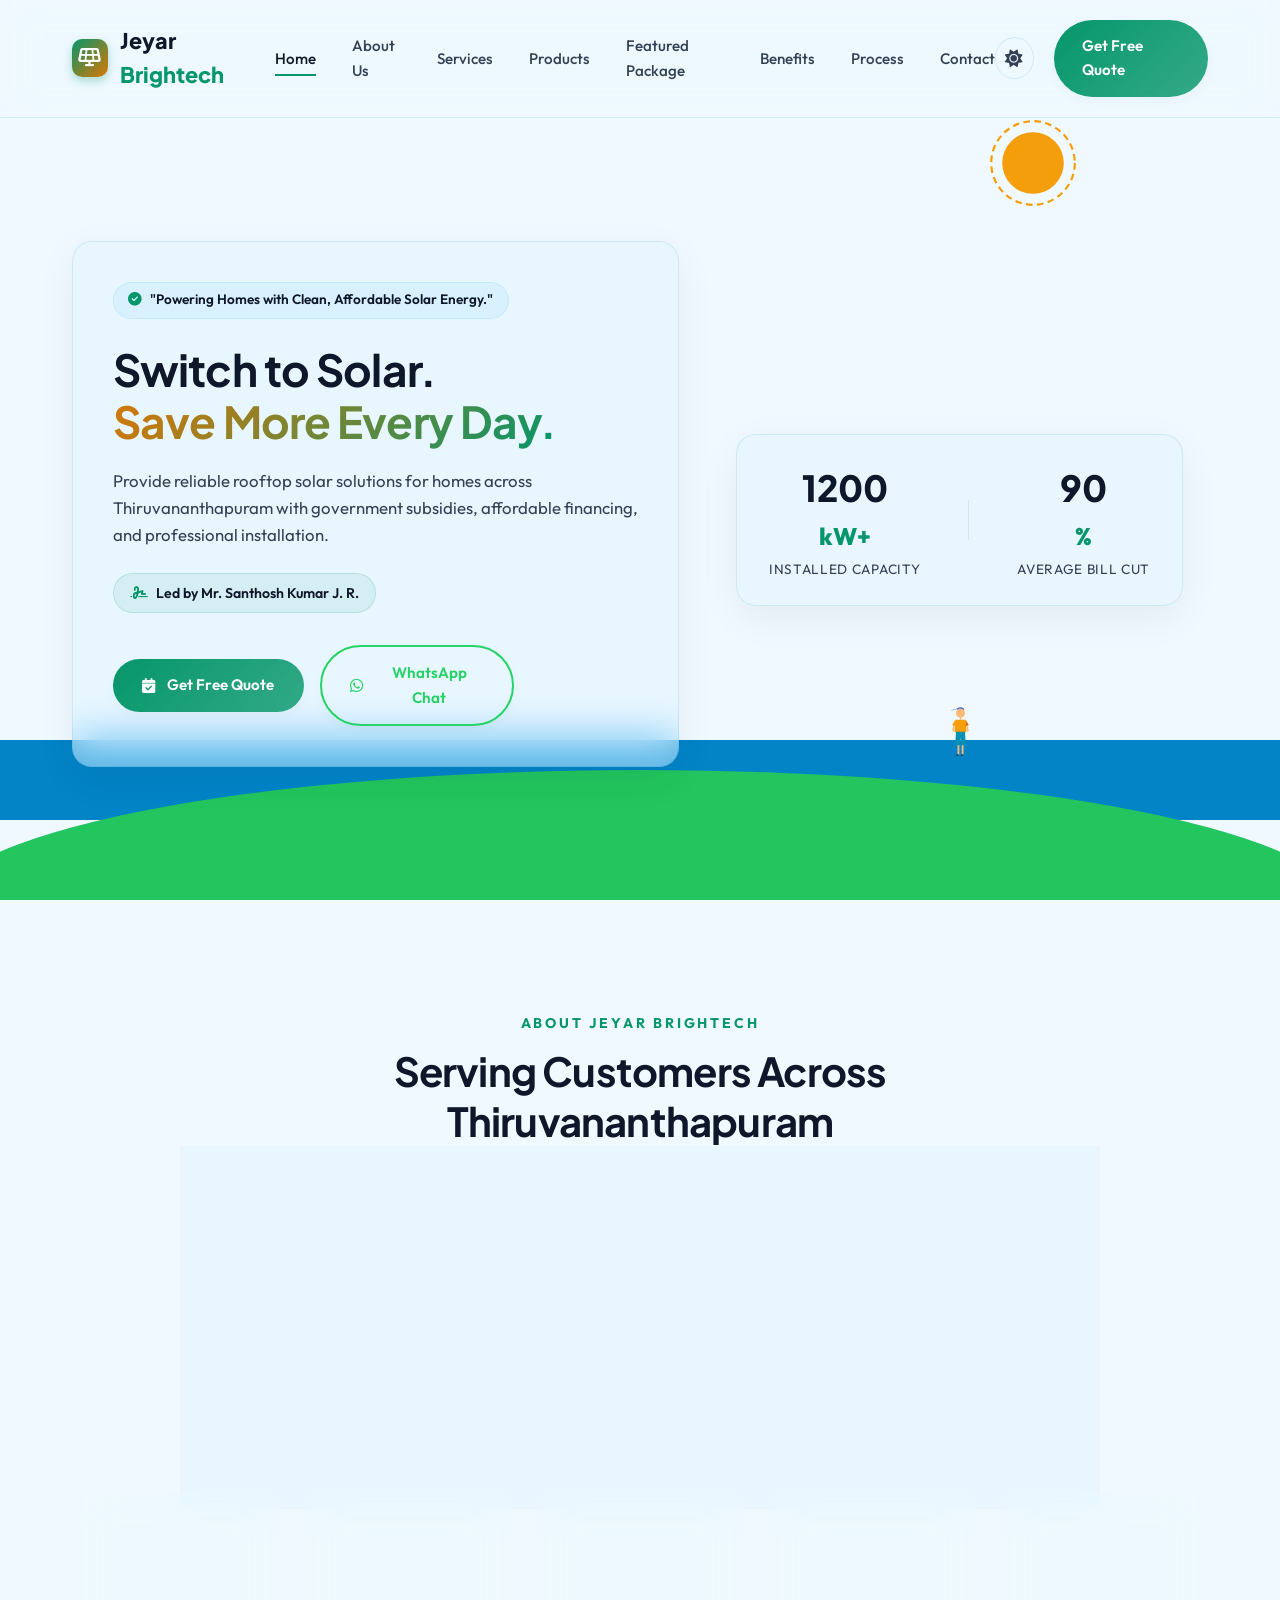
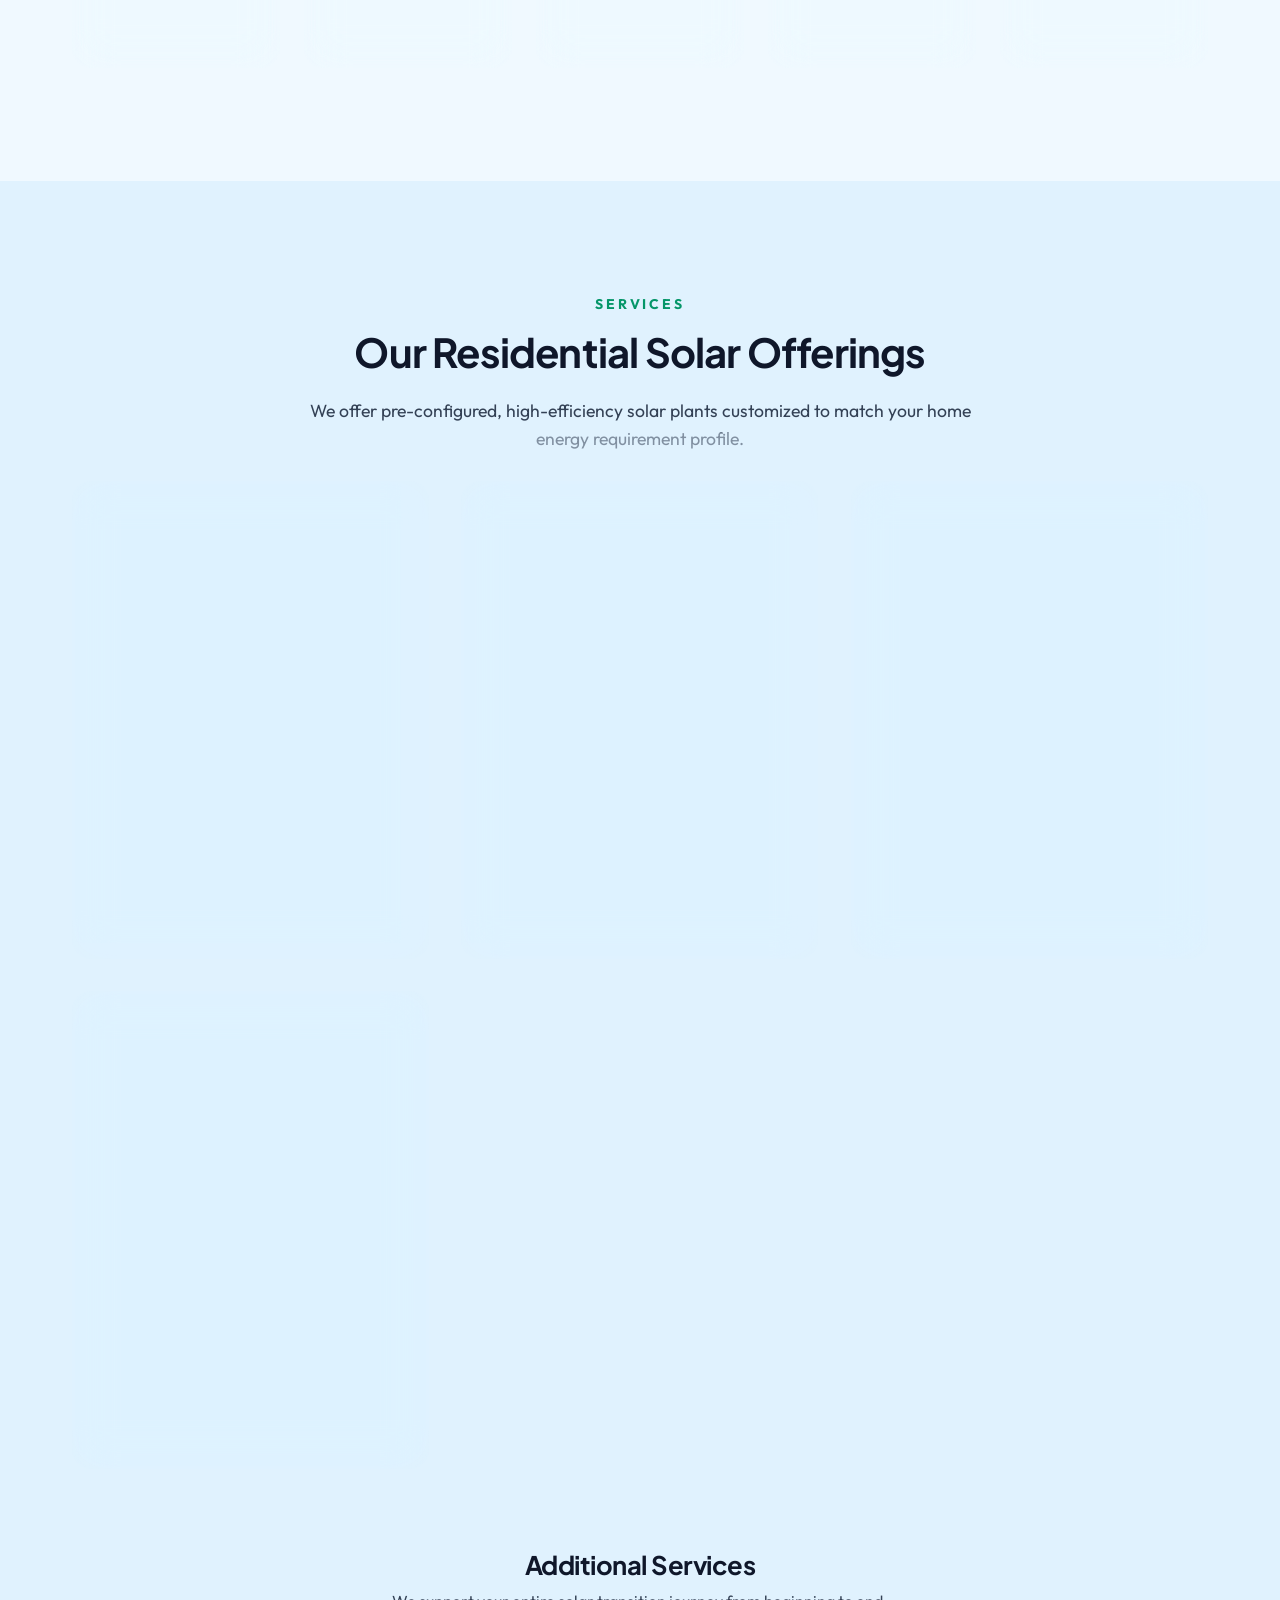
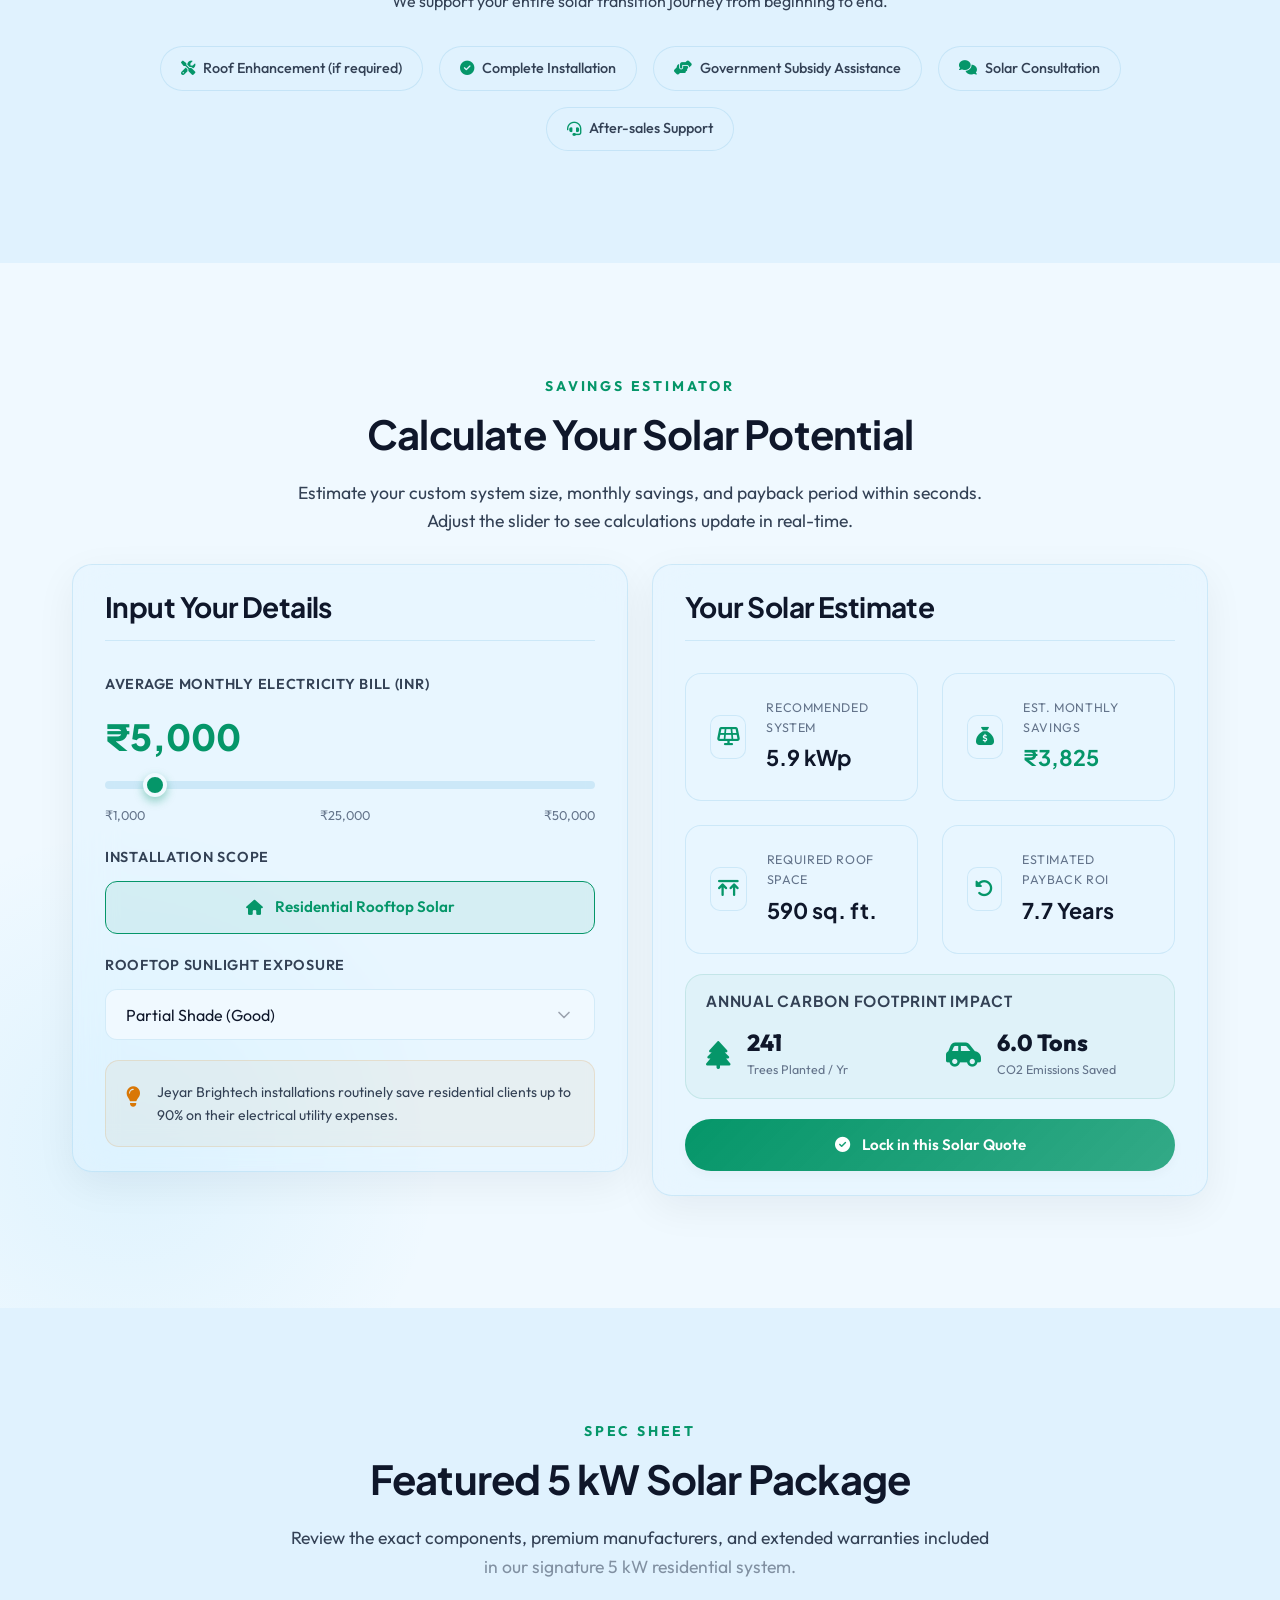
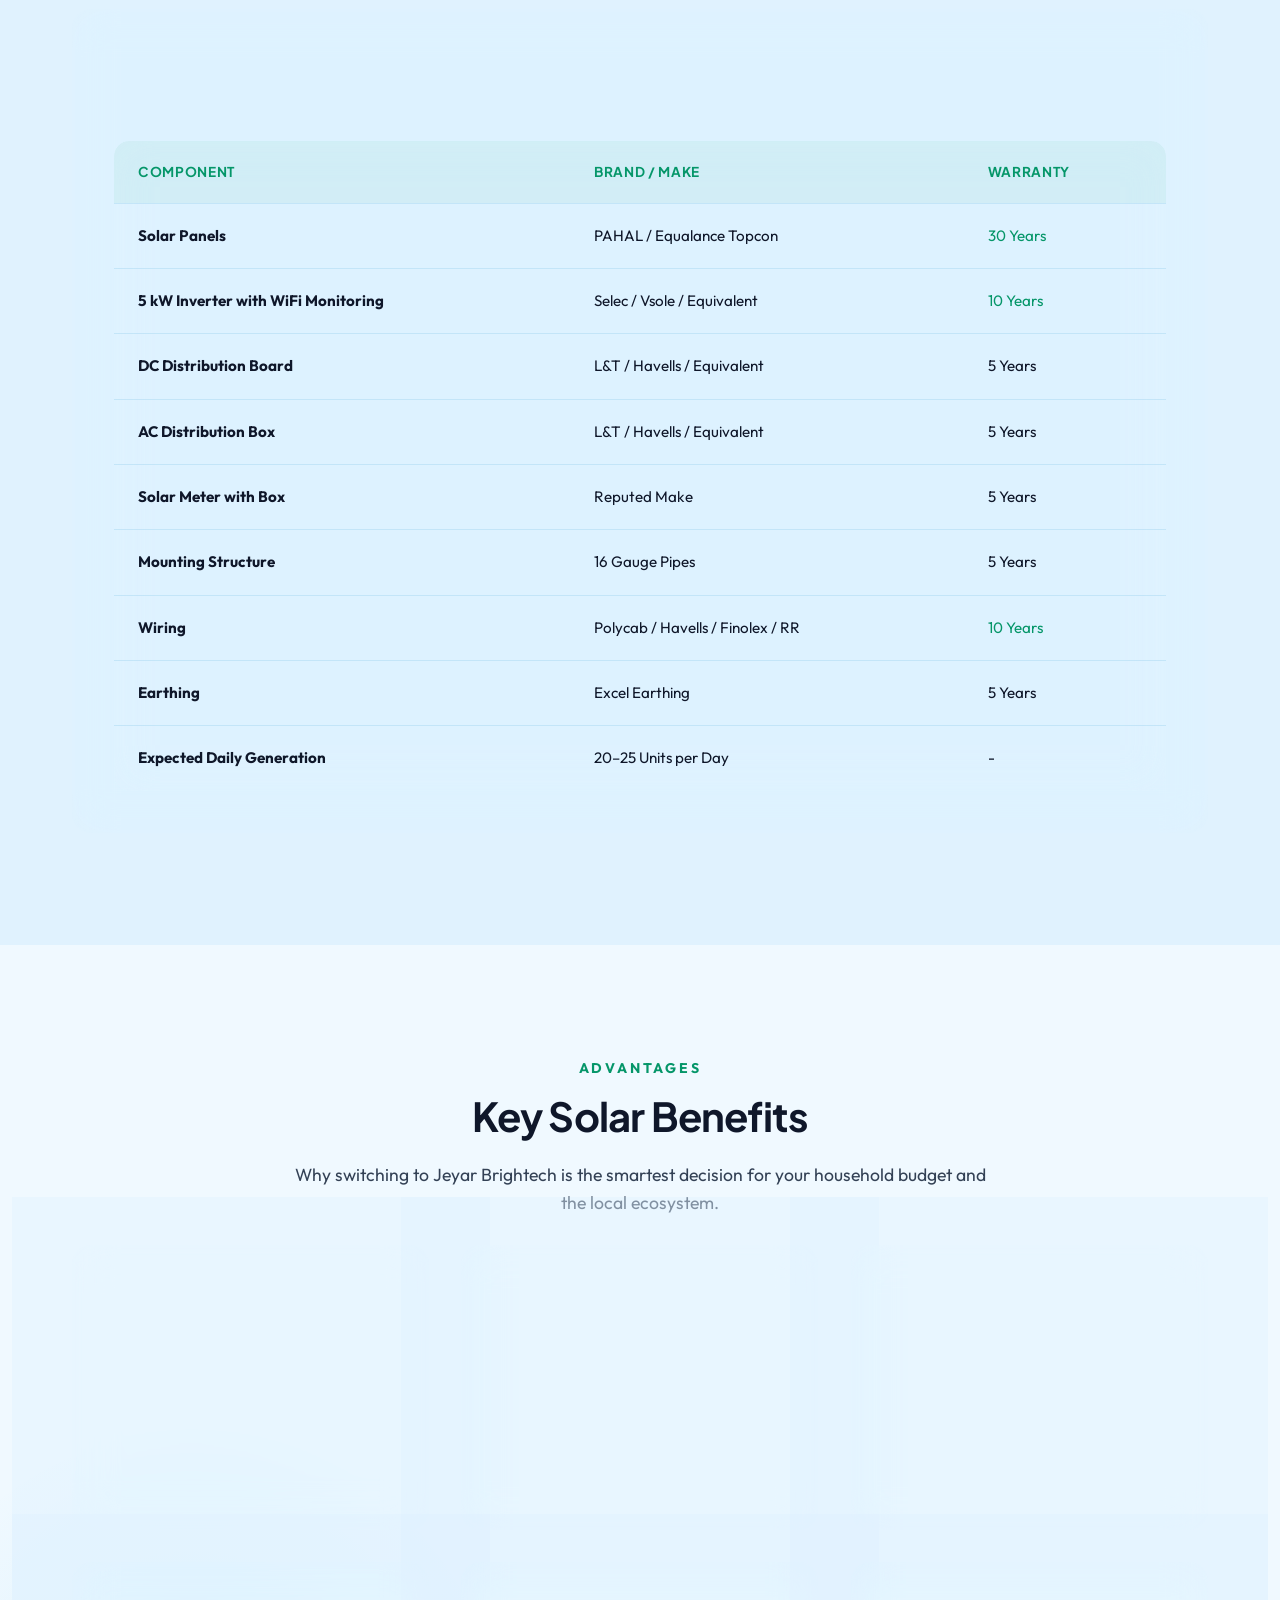
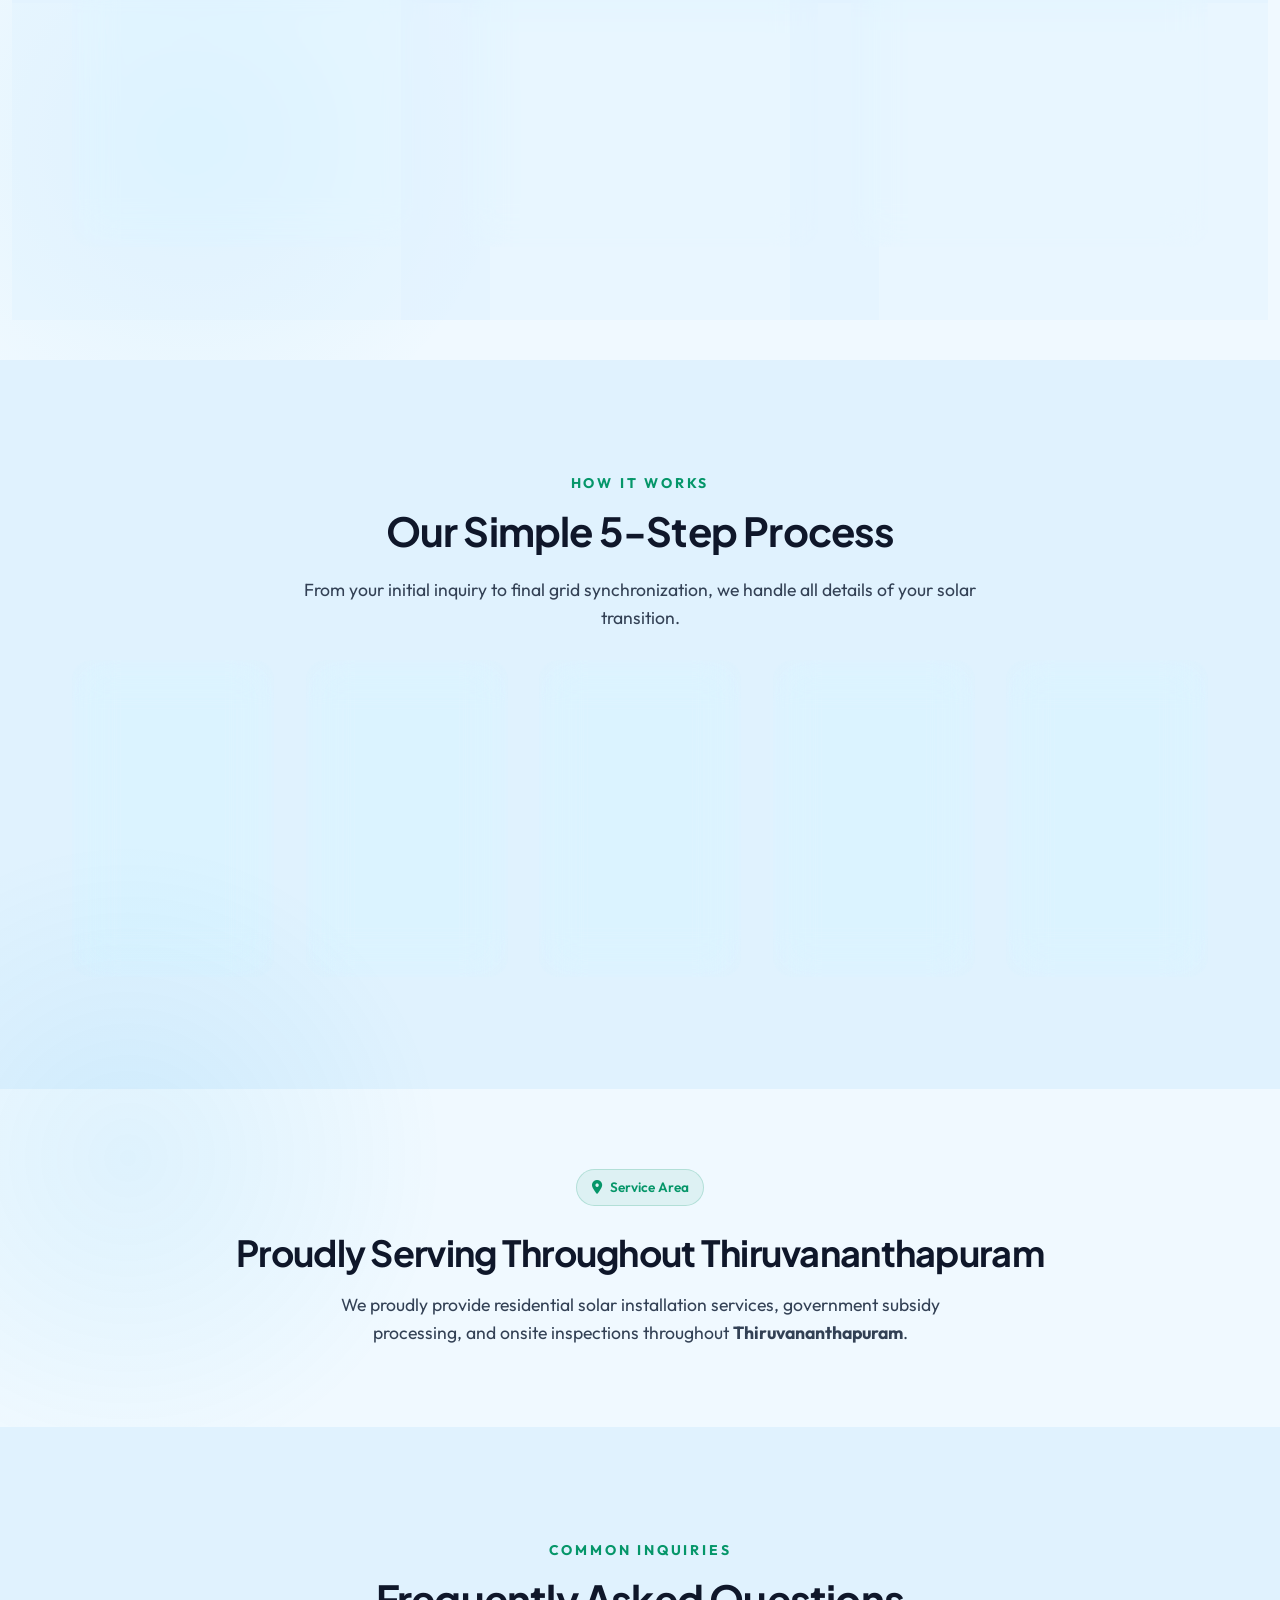
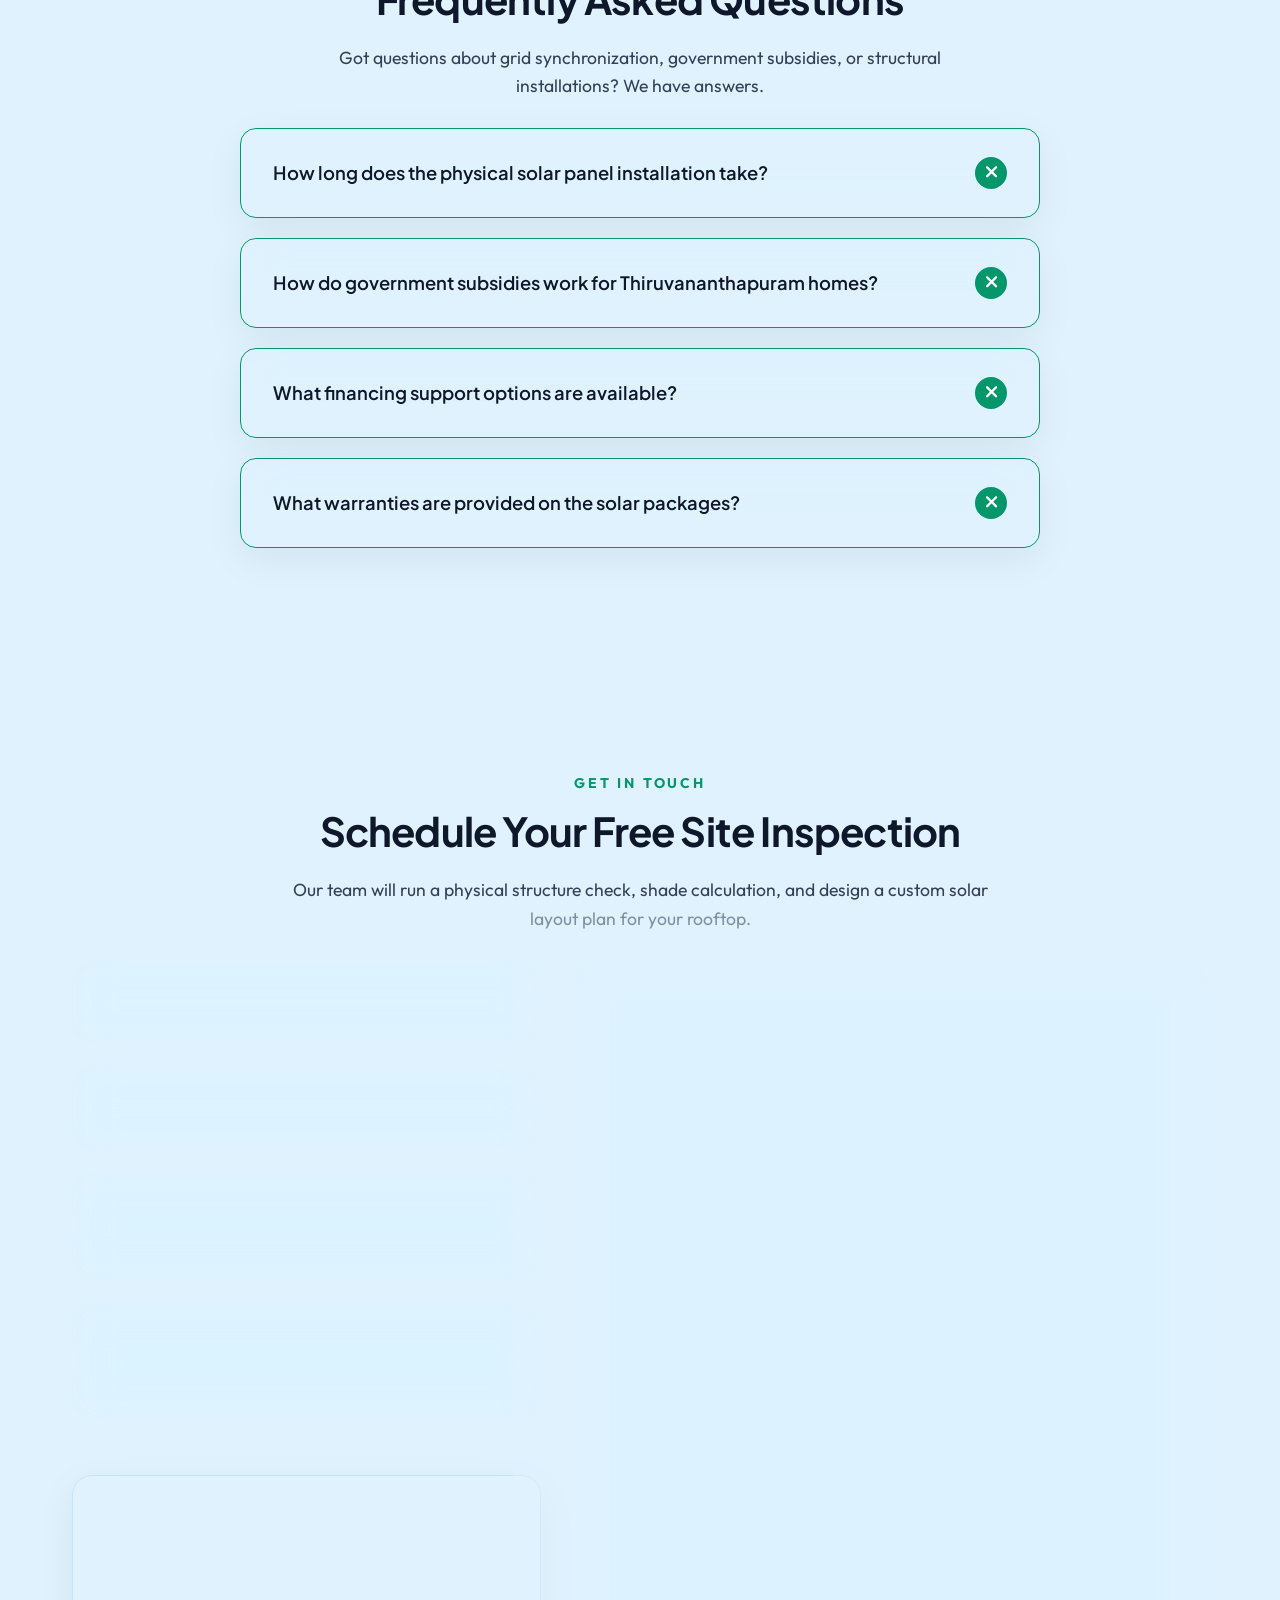
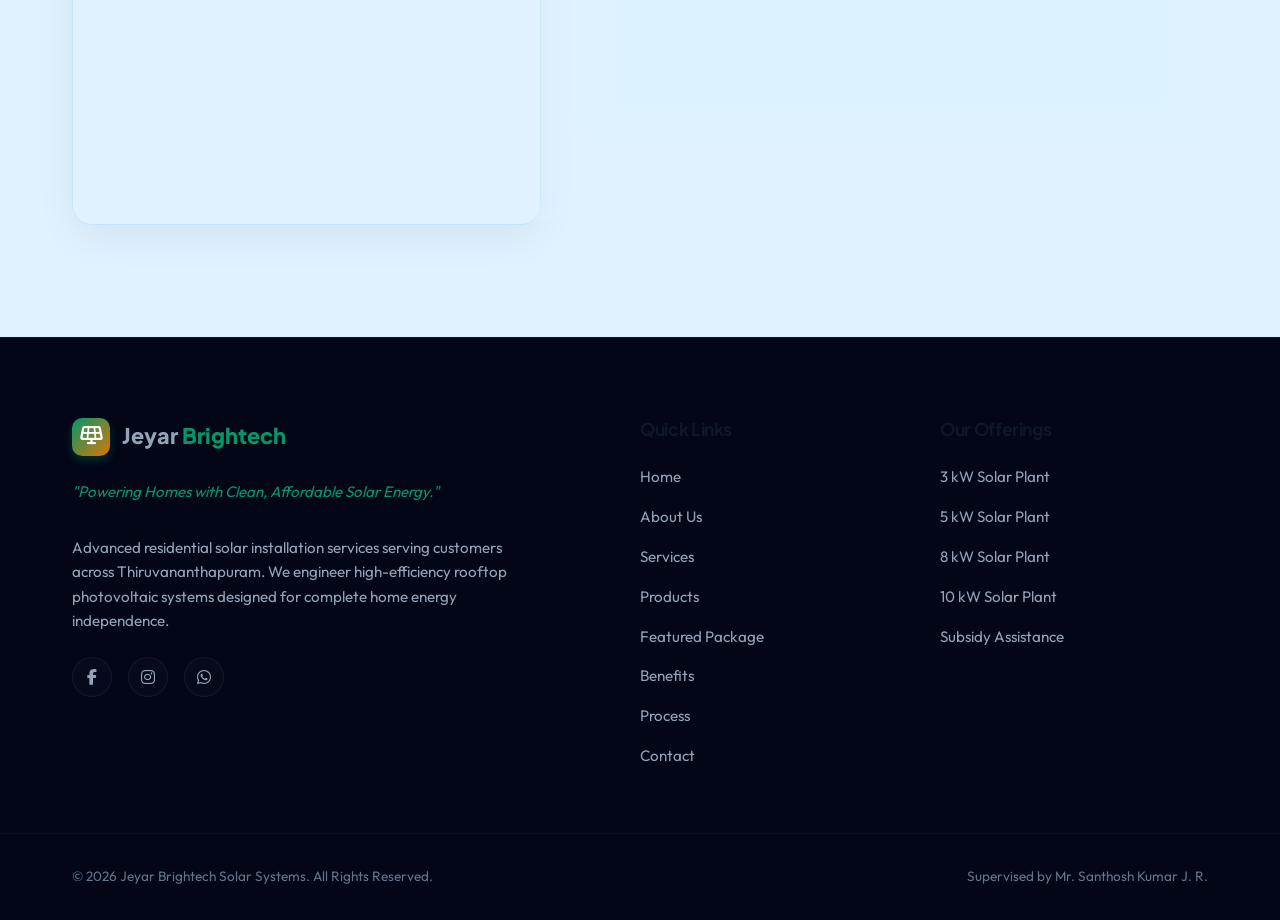
<file: index.html>
<!DOCTYPE html>
<html lang="en" data-theme="dark">
<head>
    <meta charset="UTF-8">
    <meta name="viewport" content="width=device-width, initial-scale=1.0">
    <title>Jeyar Brightech | Premium Solar Energy Solutions</title>
    <meta name="description" content="Switch to clean, sustainable power with Jeyar Brightech. Owned by Mr. Santhosh Kumar J. R., we deliver high-efficiency solar panel installations and smart energy storage.">
    <meta name="keywords" content="solar panels, Jeyar Brightech, Santhosh Kumar J R, clean energy, solar installation, solar battery storage, solar savings calculator, renewable energy">
    <meta name="author" content="Jeyar Brightech">
    <link rel="icon" type="image/svg+xml" href="data:image/svg+xml,<svg xmlns='http://www.w3.org/2000/svg' viewBox='0 0 24 24' fill='%2310b981'><path d='M12 2v2M12 20v2M4.93 4.93l1.41 1.41M16.24 16.24l1.41 1.41M2 12h2M20 12h2M6.34 17.66l-1.41 1.41M19.07 4.93l-1.41 1.41M12 7c-2.76 0-5 2.24-5 5s2.24 5 5 5 5-2.24 5-5-2.24-5-5-5z'/></svg>">
    
    <!-- Google Fonts -->
    <link rel="preconnect" href="https://fonts.googleapis.com">
    <link rel="preconnect" href="https://fonts.gstatic.com" crossorigin>
    <link href="https://fonts.googleapis.com/css2?family=Outfit:wght@300;400;500;600;700&family=Plus+Jakarta+Sans:wght@400;500;600;700;800&display=swap" rel="stylesheet">
    
    <!-- FontAwesome for Icons -->
    <link rel="stylesheet" href="https://cdnjs.cloudflare.com/ajax/libs/font-awesome/6.4.0/css/all.min.css">
    
    <!-- Custom Style Sheet -->
    <link rel="stylesheet" href="style.css">
</head>
<body>

    <!-- Header Navigation -->
    <header class="header">
        <div class="container header-container">
            <a href="#" class="logo">
                <span class="logo-icon"><i class="fa-solid fa-solar-panel"></i></span>
                <span class="logo-text">Jeyar <span class="highlight">Brightech</span></span>
            </a>
            
            <nav class="nav" id="nav-menu">
                <ul class="nav-list">
                    <li><a href="#" class="nav-link active">Home</a></li>
                    <li><a href="#about" class="nav-link">About Us</a></li>
                    <li><a href="#services" class="nav-link">Services</a></li>
                    <li><a href="products.html" class="nav-link">Products</a></li>
                    <li><a href="#package" class="nav-link">Featured Package</a></li>
                    <li><a href="#benefits" class="nav-link">Benefits</a></li>
                    <li><a href="#process" class="nav-link">Process</a></li>
                    <li><a href="#contact" class="nav-link">Contact</a></li>
                </ul>
            </nav>

            <div class="header-actions">
                <button class="theme-toggle" id="theme-toggle" aria-label="Toggle dark/light theme">
                    <i class="fa-solid fa-moon"></i>
                </button>
                <a href="#contact" class="btn btn-primary btn-header">Get Free Quote</a>
                <button class="mobile-menu-toggle" id="mobile-toggle" aria-label="Toggle navigation menu">
                    <span class="bar"></span>
                    <span class="bar"></span>
                    <span class="bar"></span>
                </button>
            </div>
        </div>
    </header>

    <main>
        <!-- Hero Section -->
        <section class="hero" id="home">
            <!-- Weather Landscape Background Elements -->
            <div class="hero-stars"></div>
            
            <div class="hero-sun-container">
                <svg class="scene-sun" viewBox="0 0 100 100" xmlns="http://www.w3.org/2000/svg" style="width: 100%; height: 100%;">
                    <circle cx="50" cy="50" r="28" fill="#f59e0b" />
                    <circle cx="50" cy="50" r="38" fill="none" stroke="#f59e0b" stroke-width="2" stroke-dasharray="6,4" class="sun-rays" />
                </svg>
            </div>
            
            <div class="hero-moon-container">
                <svg class="scene-moon" viewBox="0 0 100 100" xmlns="http://www.w3.org/2000/svg" style="width: 100%; height: 100%;">
                    <path d="M50 20 A30 30 0 1 0 80 50 A22 22 0 1 1 50 20 Z" fill="#e2e8f0" />
                </svg>
            </div>

            <div class="hero-sea"></div>
            <div class="hero-hill"></div>
            
            <div class="hero-boy-container">
                <svg class="scene-boy" viewBox="0 0 100 150" xmlns="http://www.w3.org/2000/svg" style="width: 100%; height: 100%;">
                    <!-- Boy Cap (backward cap, blue) -->
                    <path d="M 45 25 C 45 20, 55 20, 55 25 Z" fill="#2563eb" />
                    <path d="M 47 23 C 47 23, 40 24, 37 26 Z" fill="#1d4ed8" /> <!-- visor -->
                    
                    <!-- Head -->
                    <circle cx="50" cy="29" r="6" fill="#fdba74" />
                    
                    <!-- Neck -->
                    <rect x="49" y="34" width="2" height="4" fill="#fdba74" />
                    
                    <!-- Shirt (Yellow/Orange) -->
                    <path d="M 43 38 L 57 38 L 58 54 L 52 57 L 48 57 L 42 54 Z" fill="#f59e0b" />
                    <path d="M 43 38 L 39 45 L 43 47 Z" fill="#f59e0b" /> <!-- sleeve L -->
                    <path d="M 57 38 L 61 45 L 57 47 Z" fill="#d97706" /> <!-- sleeve R -->
                    
                    <!-- Arms -->
                    <path d="M 40 46 L 39 53 L 41 54 L 42 47 Z" fill="#fdba74" />
                    <path d="M 60 46 L 61 53 L 59 54 L 58 47 Z" fill="#fdba74" />
                    
                    <!-- Shorts (Teal/Blue) -->
                    <path d="M 44 54 L 56 54 L 57 72 L 51 72 L 50 62 L 49 72 L 43 72 Z" fill="#0891b2" />
                    
                    <!-- Legs -->
                    <rect x="46" y="72" width="2.5" height="12" fill="#fdba74" />
                    <rect x="51.5" y="72" width="2.5" height="12" fill="#fdba74" />
                    
                    <!-- Shoes -->
                    <path d="M 46 84 L 43 86 L 48 86 Z" fill="#1e293b" />
                    <path d="M 51.5 84 L 54.5 86 L 50 86 Z" fill="#1e293b" />
                </svg>
            </div>

            <!-- Content Overlays -->
            <div class="container hero-container" style="position: relative; z-index: 5;">
                <div class="hero-content card glass-card reveal" style="padding: 2.5rem; max-width: 620px; box-shadow: var(--shadow-md); margin-bottom: 2rem;">
                    <div class="badge animate-fade-in" style="margin-bottom: 1.5rem; background: rgba(56, 189, 248, 0.08); border: 1px solid rgba(56, 189, 248, 0.15);">
                        <span class="badge-icon"><i class="fa-solid fa-circle-check text-emerald"></i></span>
                        <span style="color: var(--text-primary); font-weight: 600;">"Powering Homes with Clean, Affordable Solar Energy."</span>
                    </div>
                    <h1 class="hero-title animate-slide-up" style="font-size: 2.75rem; line-height: 1.2; margin-bottom: 1.25rem; font-family: 'Plus Jakarta Sans', sans-serif;">
                        Switch to Solar. <br><span class="gradient-text" style="background: linear-gradient(135deg, var(--accent-amber), var(--accent-emerald)); -webkit-background-clip: text; -webkit-text-fill-color: transparent;">Save More Every Day.</span>
                    </h1>
                    <p class="hero-subtitle animate-slide-up" style="font-size: 1.05rem; line-height: 1.6; color: var(--text-secondary); margin-bottom: 1.5rem;">
                        Provide reliable rooftop solar solutions for homes across Thiruvananthapuram with government subsidies, affordable financing, and professional installation.
                    </p>
                    <div class="owner-tag animate-slide-up" style="margin-bottom: 2rem;">
                        <span class="owner-badge" style="background: rgba(var(--accent-emerald-rgb), 0.08); border: 1px solid rgba(var(--accent-emerald-rgb), 0.15); color: var(--text-primary); padding: 0.5rem 1rem; border-radius: 30px; font-size: 0.88rem; font-weight: 600;"><i class="fa-solid fa-signature text-emerald"></i> Led by Mr. Santhosh Kumar J. R.</span>
                    </div>
                    <div class="hero-actions animate-slide-up" style="display: flex; gap: 1rem; flex-wrap: wrap;">
                        <a href="#contact" class="btn btn-primary" style="flex: 1; min-width: 160px; text-align: center;"><i class="fa-solid fa-calendar-check"></i> Get Free Quote</a>
                        <a href="https://wa.me/917306670442" target="_blank" class="btn btn-outline" style="flex: 1; min-width: 180px; text-align: center; border-color: #25d366; color: #25d366; display: inline-flex; align-items: center; justify-content: center; text-decoration: none;"><i class="fa-brands fa-whatsapp"></i> WhatsApp Chat</a>
                    </div>
                </div>
                
                <div class="hero-graphics animate-fade-in" style="z-index: 5;">
                    <!-- Elegant Glass Floating Stats -->
                    <div class="glass-card" style="padding: 1.5rem 2rem; box-shadow: var(--shadow-md); border-radius: 20px; backdrop-filter: var(--glass-blur); display: flex; gap: 3rem; align-items: center;">
                        <div class="stat-item" style="text-align: center;">
                            <span class="stat-number" data-target="1200" style="font-size: 2.25rem; font-weight: 800; color: var(--text-primary); display: inline-block;">0</span><span class="stat-plus" style="font-size: 1.5rem; font-weight: 800; color: var(--accent-emerald);">kW+</span>
                            <span class="stat-label" style="display: block; font-size: 0.85rem; color: var(--text-secondary); margin-top: 0.25rem;">Installed Capacity</span>
                        </div>
                        <div style="width: 1px; height: 40px; background-color: var(--border-color);"></div>
                        <div class="stat-item" style="text-align: center;">
                            <span class="stat-number" data-target="90" style="font-size: 2.25rem; font-weight: 800; color: var(--text-primary); display: inline-block;">0</span><span class="stat-plus" style="font-size: 1.5rem; font-weight: 800; color: var(--accent-emerald);">%</span>
                            <span class="stat-label" style="display: block; font-size: 0.85rem; color: var(--text-secondary); margin-top: 0.25rem;">Average Bill Cut</span>
                        </div>
                    </div>
                </div>
            </div>
            
            <div class="scroll-indicator">
                <span>Scroll to explore</span>
                <i class="fa-solid fa-chevron-down scroll-bounce"></i>
            </div>
        </section>

        <!-- About Us Section -->
        <section class="about section" id="about">
            <div class="container">
                <div class="section-header" style="margin-bottom: 3rem;">
                    <span class="section-subtitle">About JEYAR BRIGHTECH</span>
                    <h2 class="section-title">Serving Customers Across Thiruvananthapuram</h2>
                </div>
                
                <!-- Core Mission Text (Reduced Size & Centered) -->
                <div class="card glass-card reveal" style="max-width: 800px; margin: 0 auto 3.5rem auto; padding: 2rem 2.5rem; text-align: center;">
                    <p style="font-size: 1.05rem; line-height: 1.6; color: var(--text-secondary); margin-bottom: 1.25rem;">
                        <strong>JEYAR BRIGHTECH</strong> is a residential solar installation company serving customers across <strong>Thiruvananthapuram</strong>. We provide high-quality rooftop solar systems with professional installation, government subsidy assistance, and after-sales support. Our mission is to help every household reduce electricity bills while contributing to a cleaner environment.
                    </p>
                    <div style="display: inline-flex; align-items: center; gap: 0.75rem; border-top: 1px solid var(--border-color); padding-top: 1rem; margin-top: 0.5rem;">
                        <span style="font-size: 0.9rem; font-weight: 600; color: var(--text-primary);"><i class="fa-solid fa-user-tie text-emerald"></i> Mr. Santhosh Kumar J. R.</span>
                        <span style="color: var(--text-muted); font-size: 0.8rem;">|</span>
                        <span style="font-size: 0.85rem; color: var(--text-muted);">Owner, Jeyar Brightech</span>
                    </div>
                </div>
                
                <!-- Highlights Row (One Specific Row) -->
                <div class="about-highlights-row">
                    <div class="value-card card glass-card reveal" style="padding: 1.5rem; flex-direction: column; align-items: center; text-align: center; gap: 0.75rem; display: flex; height: 100%;">
                        <div class="value-icon" style="margin: 0; width: 44px; height: 44px; font-size: 1.1rem; flex-shrink: 0;"><i class="fa-solid fa-indian-rupee-sign"></i></div>
                        <h4 style="font-size: 1rem; margin: 0; font-weight: 700;">Govt Subsidy</h4>
                        <p style="font-size: 0.85rem; color: var(--text-secondary); margin: 0; line-height: 1.4;">Up to ₹78,000 direct subsidy support.</p>
                    </div>
                    
                    <div class="value-card card glass-card reveal" style="padding: 1.5rem; flex-direction: column; align-items: center; text-align: center; gap: 0.75rem; display: flex; height: 100%;">
                        <div class="value-icon" style="margin: 0; width: 44px; height: 44px; font-size: 1.1rem; flex-shrink: 0;"><i class="fa-solid fa-hand-holding-dollar"></i></div>
                        <h4 style="font-size: 1rem; margin: 0; font-weight: 700;">6% Solar Loans</h4>
                        <p style="font-size: 0.85rem; color: var(--text-secondary); margin: 0; line-height: 1.4;">Up to ₹2,00,000 financing facility.</p>
                    </div>
                    
                    <div class="value-card card glass-card reveal" style="padding: 1.5rem; flex-direction: column; align-items: center; text-align: center; gap: 0.75rem; display: flex; height: 100%;">
                        <div class="value-icon" style="margin: 0; width: 44px; height: 44px; font-size: 1.1rem; flex-shrink: 0;"><i class="fa-solid fa-shield-halved"></i></div>
                        <h4 style="font-size: 1rem; margin: 0; font-weight: 700;">Major Warranty</h4>
                        <p style="font-size: 0.85rem; color: var(--text-secondary); margin: 0; line-height: 1.4;">Long warranties on panels & inverters.</p>
                    </div>

                    <div class="value-card card glass-card reveal" style="padding: 1.5rem; flex-direction: column; align-items: center; text-align: center; gap: 0.75rem; display: flex; height: 100%;">
                        <div class="value-icon" style="margin: 0; width: 44px; height: 44px; font-size: 1.1rem; flex-shrink: 0;"><i class="fa-solid fa-map-location-dot"></i></div>
                        <h4 style="font-size: 1rem; margin: 0; font-weight: 700;">Local Service</h4>
                        <p style="font-size: 0.85rem; color: var(--text-secondary); margin: 0; line-height: 1.4;">Active across Thiruvananthapuram.</p>
                    </div>

                    <div class="value-card card glass-card reveal" style="padding: 1.5rem; flex-direction: column; align-items: center; text-align: center; gap: 0.75rem; display: flex; height: 100%;">
                        <div class="value-icon" style="margin: 0; width: 44px; height: 44px; font-size: 1.1rem; flex-shrink: 0;"><i class="fa-solid fa-toolbox"></i></div>
                        <h4 style="font-size: 1rem; margin: 0; font-weight: 700;">Expert Install</h4>
                        <p style="font-size: 0.85rem; color: var(--text-secondary); margin: 0; line-height: 1.4;">Premium branded components.</p>
                    </div>
                </div>
            </div>
        </section>

        <!-- Services Section -->
        <section class="solutions section bg-alt" id="services">
            <div class="container">
                <div class="section-header">
                    <span class="section-subtitle">Services</span>
                    <h2 class="section-title">Our Residential Solar Offerings</h2>
                    <p class="section-desc">We offer pre-configured, high-efficiency solar plants customized to match your home energy requirement profile.</p>
                </div>
                
                <div class="solutions-grid">
                    <!-- 3 kW Service Card -->
                    <div class="solution-card card glass-card reveal">
                        <div class="solution-icon"><i class="fa-solid fa-house-chimney"></i></div>
                        <h3>3 kW Residential Solar Plant</h3>
                        <p>Perfect for small to medium households. Ideal for offsetting power bills of standard appliances, lighting, fans, and a single air conditioner.</p>
                        <ul class="solution-list">
                            <li><i class="fa-solid fa-bolt text-emerald"></i> Ideal for bills around ₹2,000–₹4,000</li>
                            <li><i class="fa-solid fa-check text-emerald"></i> Subsidy benefit eligible</li>
                            <li><i class="fa-solid fa-check text-emerald"></i> Standard roof space required</li>
                        </ul>
                    </div>
                    
                    <!-- 5 kW Service Card -->
                    <div class="solution-card card glass-card reveal">
                        <div class="solution-icon"><i class="fa-solid fa-house-flag"></i></div>
                        <h3>5 kW Residential Solar Plant</h3>
                        <p>Our most popular option for average Indian families. Easily offsets consumption from multiple ACs, refrigerators, and water pumps.</p>
                        <ul class="solution-list">
                            <li><i class="fa-solid fa-bolt text-emerald"></i> Ideal for bills around ₹4,000–₹7,000</li>
                            <li><i class="fa-solid fa-check text-emerald"></i> Average 20–25 Units daily yield</li>
                            <li><i class="fa-solid fa-check text-emerald"></i> Includes full grid integration</li>
                        </ul>
                    </div>
                    
                    <!-- 8 kW Service Card -->
                    <div class="solution-card card glass-card reveal">
                        <div class="solution-icon"><i class="fa-solid fa-hotel"></i></div>
                        <h3>8 kW Residential Solar Plant</h3>
                        <p>Designed for large residential spaces or multi-family properties. Supports heavy electrical loads, electric vehicle chargers, and multiple HVAC units.</p>
                        <ul class="solution-list">
                            <li><i class="fa-solid fa-bolt text-emerald"></i> Ideal for bills around ₹7,000–₹12,000</li>
                            <li><i class="fa-solid fa-check text-emerald"></i> High durability mounting structures</li>
                            <li><i class="fa-solid fa-check text-emerald"></i> Advanced monitoring capabilities</li>
                        </ul>
                    </div>
                    
                    <!-- 10 kW Service Card -->
                    <div class="solution-card card glass-card reveal">
                        <div class="solution-icon"><i class="fa-solid fa-city"></i></div>
                        <h3>10 kW Residential Solar Plant</h3>
                        <p>Maximum domestic capacity. Provides total energy independence and protection against utility tariffs for large homes with luxury setups.</p>
                        <ul class="solution-list">
                            <li><i class="fa-solid fa-bolt text-emerald"></i> Ideal for bills above ₹12,000</li>
                            <li><i class="fa-solid fa-check text-emerald"></i> High-wattage premium panel modules</li>
                            <li><i class="fa-solid fa-check text-emerald"></i> Peak performance warranty</li>
                        </ul>
                    </div>
                </div>

                <!-- Additional Services Block -->
                <div style="margin-top: 5rem;" class="reveal">
                    <h3 style="font-size: 1.6rem; margin-bottom: 0.5rem; text-align: center;">Additional Services</h3>
                    <p style="color: var(--text-secondary); text-align: center; margin-bottom: 2rem;">We support your entire solar transition journey from beginning to end.</p>
                    <div class="additional-services-tags" style="justify-content: center;">
                        <span class="service-tag"><i class="fa-solid fa-tools"></i> Roof Enhancement (if required)</span>
                        <span class="service-tag"><i class="fa-solid fa-circle-check"></i> Complete Installation</span>
                        <span class="service-tag"><i class="fa-solid fa-hands-helping"></i> Government Subsidy Assistance</span>
                        <span class="service-tag"><i class="fa-solid fa-comments"></i> Solar Consultation</span>
                        <span class="service-tag"><i class="fa-solid fa-headset"></i> After-sales Support</span>
                    </div>
                </div>
            </div>
        </section>

        <!-- Interactive Solar Savings Calculator Section -->
        <section class="calculator section" id="calculator">
            <div class="calc-bg-glow"></div>
            <div class="container">
                <div class="section-header">
                    <span class="section-subtitle">Savings Estimator</span>
                    <h2 class="section-title">Calculate Your Solar Potential</h2>
                    <p class="section-desc">Estimate your custom system size, monthly savings, and payback period within seconds. Adjust the slider to see calculations update in real-time.</p>
                </div>
                
                <div class="calculator-grid">
                    <!-- Calculator Inputs -->
                    <div class="calc-input-block card glass-card reveal">
                        <h3>Input Your Details</h3>
                        <div class="form-group">
                            <label for="monthly-bill">Average Monthly Electricity Bill (INR)</label>
                            <div class="bill-slider-container">
                                <span class="slider-val-display" id="bill-display">₹5,000</span>
                                <input type="range" id="monthly-bill" min="1000" max="50000" step="500" value="5000" class="custom-slider">
                                <div class="slider-labels">
                                    <span>₹1,000</span>
                                    <span>₹25,000</span>
                                    <span>₹50,000</span>
                                </div>
                            </div>
                        </div>
                        
                        <div class="form-group">
                            <label>Installation Scope</label>
                            <div class="property-toggle-btn-group">
                                <div class="prop-btn active" style="flex: 1; cursor: default;"><i class="fa-solid fa-house"></i> Residential Rooftop Solar</div>
                            </div>
                        </div>
                        
                        <div class="form-group">
                            <label for="solar-exposure">Rooftop Sunlight Exposure</label>
                            <select id="solar-exposure" class="custom-select">
                                <option value="1.0">Optimal (Unshaded / All Day)</option>
                                <option value="0.85" selected>Partial Shade (Good)</option>
                                <option value="0.70">High Shade (Needs Assessment)</option>
                            </select>
                        </div>
                        
                        <div class="calc-tips">
                            <span class="tip-icon"><i class="fa-solid fa-lightbulb"></i></span>
                            <p class="tip-text">Jeyar Brightech installations routinely save residential clients up to 90% on their electrical utility expenses.</p>
                        </div>
                    </div>
                    
                    <!-- Calculator Outputs -->
                    <div class="calc-result-block card glass-card reveal">
                        <h3>Your Solar Estimate</h3>
                        
                        <div class="results-grid">
                            <div class="result-tile">
                                <span class="result-icon"><i class="fa-solid fa-solar-panel"></i></span>
                                <div>
                                    <span class="result-label">Recommended System</span>
                                    <span class="result-value" id="res-system-size">4.0 kWp</span>
                                </div>
                            </div>
                            
                            <div class="result-tile">
                                <span class="result-icon"><i class="fa-solid fa-sack-dollar"></i></span>
                                <div>
                                    <span class="result-label">Est. Monthly Savings</span>
                                    <span class="result-value text-emerald" id="res-monthly-savings">₹4,250</span>
                                </div>
                            </div>
                            
                            <div class="result-tile">
                                <span class="result-icon"><i class="fa-solid fa-arrows-up-to-line"></i></span>
                                <div>
                                    <span class="result-label">Required Roof Space</span>
                                    <span class="result-value" id="res-roof-space">400 sq. ft.</span>
                                </div>
                            </div>
                            
                            <div class="result-tile">
                                <span class="result-icon"><i class="fa-solid fa-rotate-left"></i></span>
                                <div>
                                    <span class="result-label">Estimated Payback ROI</span>
                                    <span class="result-value" id="res-payback">4.2 Years</span>
                                </div>
                            </div>
                        </div>
                        
                        <div class="eco-impact-box">
                            <h4>Annual Carbon Footprint Impact</h4>
                            <div class="eco-stats">
                                <div class="eco-stat">
                                    <span class="eco-icon"><i class="fa-solid fa-tree"></i></span>
                                    <div>
                                        <span class="eco-val" id="res-trees">98</span>
                                        <span class="eco-lbl">Trees Planted / Yr</span>
                                    </div>
                                </div>
                                <div class="eco-stat">
                                    <span class="eco-icon"><i class="fa-solid fa-car-side"></i></span>
                                    <div>
                                        <span class="eco-val" id="res-co2">2.4 Tons</span>
                                        <span class="eco-lbl">CO2 Emissions Saved</span>
                                    </div>
                                </div>
                            </div>
                        </div>
                        
                        <a href="#contact" class="btn btn-primary btn-block text-center"><i class="fa-solid fa-circle-check"></i> Lock in this Solar Quote</a>
                    </div>
                </div>
            </div>
        </section>

        <!-- Featured Package Section -->
        <section class="products section bg-alt" id="package">
            <div class="container">
                <div class="section-header">
                    <span class="section-subtitle">Spec Sheet</span>
                    <h2 class="section-title">Featured 5 kW Solar Package</h2>
                    <p class="section-desc">Review the exact components, premium manufacturers, and extended warranties included in our signature 5 kW residential system.</p>
                </div>
                
                <div class="card glass-card reveal" style="padding: 2.5rem;">
                    <div style="display: flex; justify-content: space-between; align-items: center; margin-bottom: 2rem; flex-wrap: wrap; gap: 1rem;">
                        <div>
                            <h3 style="font-size: 1.5rem; margin-bottom: 0.25rem;">System Specifications Table</h3>
                            <p style="color: var(--text-secondary); font-size: 0.95rem;">High-durability residential fittings for Thiruvananthapuram homes.</p>
                        </div>
                        <div style="padding: 0.5rem 1.25rem; background-color: rgba(var(--accent-amber-rgb), 0.08); border: 1px solid rgba(var(--accent-amber-rgb), 0.2); border-radius: 12px; font-weight: 600; color: var(--accent-amber); font-size: 0.9rem;">
                            <i class="fa-solid fa-chart-line"></i> Expected Generation: 20–25 Units / Day
                        </div>
                    </div>

                    <div class="spec-table-container">
                        <table class="spec-table">
                            <thead>
                                <tr>
                                    <th>Component</th>
                                    <th>Brand / Make</th>
                                    <th>Warranty</th>
                                </tr>
                            </thead>
                            <tbody>
                                <tr>
                                    <td><strong>Solar Panels</strong></td>
                                    <td>PAHAL / Equalance Topcon</td>
                                    <td><span class="text-emerald">30 Years</span></td>
                                </tr>
                                <tr>
                                    <td><strong>5 kW Inverter with WiFi Monitoring</strong></td>
                                    <td>Selec / Vsole / Equivalent</td>
                                    <td><span class="text-emerald">10 Years</span></td>
                                </tr>
                                <tr>
                                    <td><strong>DC Distribution Board</strong></td>
                                    <td>L&T / Havells / Equivalent</td>
                                    <td><span>5 Years</span></td>
                                </tr>
                                <tr>
                                    <td><strong>AC Distribution Box</strong></td>
                                    <td>L&T / Havells / Equivalent</td>
                                    <td><span>5 Years</span></td>
                                </tr>
                                <tr>
                                    <td><strong>Solar Meter with Box</strong></td>
                                    <td>Reputed Make</td>
                                    <td><span>5 Years</span></td>
                                </tr>
                                <tr>
                                    <td><strong>Mounting Structure</strong></td>
                                    <td>16 Gauge Pipes</td>
                                    <td><span>5 Years</span></td>
                                </tr>
                                <tr>
                                    <td><strong>Wiring</strong></td>
                                    <td>Polycab / Havells / Finolex / RR</td>
                                    <td><span class="text-emerald">10 Years</span></td>
                                </tr>
                                <tr>
                                    <td><strong>Earthing</strong></td>
                                    <td>Excel Earthing</td>
                                    <td><span>5 Years</span></td>
                                </tr>
                                <tr>
                                    <td><strong>Expected Daily Generation</strong></td>
                                    <td>20–25 Units per Day</td>
                                    <td><span>-</span></td>
                                </tr>
                            </tbody>
                        </table>
                    </div>
                </div>
            </div>
        </section>

        <!-- Benefits Section -->
        <section class="section" id="benefits">
            <div class="calc-bg-glow" style="top: auto; bottom: -10%; right: auto; left: -10%;"></div>
            <div class="container">
                <div class="section-header">
                    <span class="section-subtitle">Advantages</span>
                    <h2 class="section-title">Key Solar Benefits</h2>
                    <p class="section-desc">Why switching to Jeyar Brightech is the smartest decision for your household budget and the local ecosystem.</p>
                </div>
                
                <div class="solutions-grid">
                    <div class="value-card card glass-card reveal" style="padding: 2rem; align-items: center; text-align: center; flex-direction: column;">
                        <div class="about-icon-main" style="margin-bottom: 1.25rem;"><i class="fa-solid fa-arrow-down-long text-emerald"></i></div>
                        <h4>Lower Electricity Bills</h4>
                        <p style="color: var(--text-secondary); font-size: 0.9rem; margin-top: 0.5rem; text-align: center;">Reduce your dependency on utility grids and slash up to 90% of your energy costs instantly.</p>
                    </div>

                    <div class="value-card card glass-card reveal" style="padding: 2rem; align-items: center; text-align: center; flex-direction: column;">
                        <div class="about-icon-main" style="margin-bottom: 1.25rem;"><i class="fa-solid fa-sun text-emerald"></i></div>
                        <h4>Clean Renewable Energy</h4>
                        <p style="color: var(--text-secondary); font-size: 0.9rem; margin-top: 0.5rem; text-align: center;">Utilize clean solar energy to power your home appliances without producing toxic emission pollutants.</p>
                    </div>

                    <div class="value-card card glass-card reveal" style="padding: 2rem; align-items: center; text-align: center; flex-direction: column;">
                        <div class="about-icon-main" style="margin-bottom: 1.25rem;"><i class="fa-solid fa-hands-holding-circle text-emerald"></i></div>
                        <h4>Government Subsidy</h4>
                        <p style="color: var(--text-secondary); font-size: 0.9rem; margin-top: 0.5rem; text-align: center;">Access central subsidy discounts up to ₹78,000 that lower the net capital expense of your plant setup.</p>
                    </div>

                    <div class="value-card card glass-card reveal" style="padding: 2rem; align-items: center; text-align: center; flex-direction: column;">
                        <div class="about-icon-main" style="margin-bottom: 1.25rem;"><i class="fa-solid fa-screwdriver-wrench text-emerald"></i></div>
                        <h4>Low Maintenance</h4>
                        <p style="color: var(--text-secondary); font-size: 0.9rem; margin-top: 0.5rem; text-align: center;">Solar panels have no moving parts. Simply wash off dust periodically to keep performance high.</p>
                    </div>

                    <div class="value-card card glass-card reveal" style="padding: 2rem; align-items: center; text-align: center; flex-direction: column;">
                        <div class="about-icon-main" style="margin-bottom: 1.25rem;"><i class="fa-solid fa-calendar-alt text-emerald"></i></div>
                        <h4>Long Product Life</h4>
                        <p style="color: var(--text-secondary); font-size: 0.9rem; margin-top: 0.5rem; text-align: center;">Built to last with 25-30 year lifespan components. High-quality tempered glass shell protects cells.</p>
                    </div>

                    <div class="value-card card glass-card reveal" style="padding: 2rem; align-items: center; text-align: center; flex-direction: column;">
                        <div class="about-icon-main" style="margin-bottom: 1.25rem;"><i class="fa-solid fa-sack-dollar text-emerald"></i></div>
                        <h4>Fast Return on Investment</h4>
                        <p style="color: var(--text-secondary); font-size: 0.9rem; margin-top: 0.5rem; text-align: center;">Offset bills pay back initial hardware installation costs within just 4 to 5 years.</p>
                    </div>
                </div>
            </div>
        </section>

        <!-- Process Section -->
        <section class="solutions section bg-alt" id="process">
            <div class="container">
                <div class="section-header">
                    <span class="section-subtitle">How it Works</span>
                    <h2 class="section-title">Our Simple 5-Step Process</h2>
                    <p class="section-desc">From your initial inquiry to final grid synchronization, we handle all details of your solar transition.</p>
                </div>
                
                <div class="process-grid">
                    <div class="process-step card glass-card reveal">
                        <div class="step-number">1</div>
                        <h4>Contact Us</h4>
                        <p>Submit your name, phone, address, and bill range to initiate custom solar engineering drafts.</p>
                    </div>

                    <div class="process-step card glass-card reveal">
                        <div class="step-number">2</div>
                        <h4>Free Site Inspection</h4>
                        <p>Our engineers run layout shade analysis and roof physical structures assessments.</p>
                    </div>

                    <div class="process-step card glass-card reveal">
                        <div class="step-number">3</div>
                        <h4>Customized Quotation</h4>
                        <p>Receive clear product brand itemizations, installation quotes, and subsidy estimates.</p>
                    </div>

                    <div class="process-step card glass-card reveal">
                        <div class="step-number">4</div>
                        <h4>Professional Installation</h4>
                        <p>We deploy high-quality panels, hybrid grid inverters, structures, and wiring systems.</p>
                    </div>

                    <div class="process-step card glass-card reveal">
                        <div class="step-number">5</div>
                        <h4>Start Saving Electricity</h4>
                        <p>Activate bidirectional meters, sync with electricity grids, and watch monthly utility bills drop.</p>
                    </div>
                </div>
            </div>
        </section>

        <!-- Service Area Section -->
        <section class="section" style="padding: 5rem 0; text-align: center; position: relative;">
            <div class="calc-bg-glow"></div>
            <div class="container reveal">
                <div class="badge" style="margin-bottom: 1.5rem; background-color: rgba(var(--accent-emerald-rgb), 0.08);">
                    <i class="fa-solid fa-location-dot"></i> Service Area
                </div>
                <h2 style="font-size: 2.25rem; margin-bottom: 1rem; font-family: 'Plus Jakarta Sans', sans-serif;">Proudly Serving Throughout Thiruvananthapuram</h2>
                <p style="color: var(--text-secondary); max-width: 600px; margin: 0 auto; font-size: 1.1rem;">We proudly provide residential solar installation services, government subsidy processing, and onsite inspections throughout <strong>Thiruvananthapuram</strong>.</p>
            </div>
        </section>

        <!-- FAQ Section -->
        <section class="faq section bg-alt" id="faq">
            <div class="container">
                <div class="section-header">
                    <span class="section-subtitle">Common Inquiries</span>
                    <h2 class="section-title">Frequently Asked Questions</h2>
                    <p class="section-desc">Got questions about grid synchronization, government subsidies, or structural installations? We have answers.</p>
                </div>
                
                <div class="faq-accordion-list">
                    <div class="faq-item card glass-card reveal">
                        <button class="faq-question">
                            <span>How long does the physical solar panel installation take?</span>
                            <span class="faq-toggle-icon"><i class="fa-solid fa-plus"></i></span>
                        </button>
                        <div class="faq-answer">
                            <p>For standard residential structures (3kW to 10kW), the physical installation of structural frames, wiring, and panel arrays takes 1 to 2 days. The net-metering approval and solar integration with the local electric board (KSEB in Kerala) may take an additional 10 to 15 days depending on local regulatory processing timelines.</p>
                        </div>
                    </div>
                    
                    <div class="faq-item card glass-card reveal">
                        <button class="faq-question">
                            <span>How do government subsidies work for Thiruvananthapuram homes?</span>
                            <span class="faq-toggle-icon"><i class="fa-solid fa-plus"></i></span>
                        </button>
                        <div class="faq-answer">
                            <p>For residential solar installations in Thiruvananthapuram, you can receive government subsidies up to ₹78,000 depending on the plant capacity. Our team handles the subsidy application paperwork directly, ensuring a smooth approval process with the central government portal.</p>
                        </div>
                    </div>
                    
                    <div class="faq-item card glass-card reveal">
                        <button class="faq-question">
                            <span>What financing support options are available?</span>
                            <span class="faq-toggle-icon"><i class="fa-solid fa-plus"></i></span>
                        </button>
                        <div class="faq-answer">
                            <p>We assist you in procuring solar loan facilities of up to ₹2,00,000 at a competitive 6% interest rate. This ensures that you can switch to solar energy with minimal upfront investment and let your monthly power bill savings pay back the loan.</p>
                        </div>
                    </div>
                    
                    <div class="faq-item card glass-card reveal">
                        <button class="faq-question">
                            <span>What warranties are provided on the solar packages?</span>
                            <span class="faq-toggle-icon"><i class="fa-solid fa-plus"></i></span>
                        </button>
                        <div class="faq-answer">
                            <p>All our major packages offer long-term warranties for peace of mind. For example, our solar panels come with a 30-year manufacturer warranty, inverters feature 10 years of warranty support, and boards/cables carry 5 to 10 years of support. We assist with all after-sales warranty claims directly.</p>
                        </div>
                    </div>
                </div>
            </div>
        </section>

        <!-- Contact Section -->
        <section class="contact section bg-alt" id="contact">
            <div class="container">
                <div class="section-header">
                    <span class="section-subtitle">Get in Touch</span>
                    <h2 class="section-title">Schedule Your Free Site Inspection</h2>
                    <p class="section-desc">Our team will run a physical structure check, shade calculation, and design a custom solar layout plan for your rooftop.</p>
                </div>
                
                <div class="contact-grid">
                    <!-- Contact Information Cards -->
                    <div class="contact-info-block">
                        <div class="info-card card glass-card reveal">
                            <div class="info-icon"><i class="fa-solid fa-user-check"></i></div>
                            <div>
                                <h4>Key Administrator</h4>
                                <p class="text-white">Mr. Santhosh Kumar J. R. (Owner)</p>
                            </div>
                        </div>
                        
                        <div class="info-card card glass-card reveal">
                            <div class="info-icon"><i class="fa-solid fa-envelope"></i></div>
                            <div>
                                <h4>Email Address</h4>
                                <p><a href="mailto:solarjeyar@gmail.com">solarjeyar@gmail.com</a></p>
                            </div>
                        </div>
                        
                        <div class="info-card card glass-card reveal">
                            <div class="info-icon"><i class="fa-solid fa-phone-volume"></i></div>
                            <div>
                                <h4>Phone / WhatsApp</h4>
                                <p><a href="tel:8590549069">8590549069</a> (Direct Support)</p>
                                <p><a href="https://wa.me/917306670442" target="_blank" class="whatsapp-link"><i class="fa-brands fa-whatsapp text-emerald"></i> WhatsApp Chat: 7306670442</a></p>
                            </div>
                        </div>
                        
                        <div class="info-card card glass-card reveal">
                            <div class="info-icon"><i class="fa-solid fa-location-dot"></i></div>
                            <div>
                                <h4>Office Address</h4>
                                <p class="text-white" style="font-size: 0.9rem; line-height: 1.4;">
                                    CRRA 3A, Engineers' Lane, Near Casa In Hotel, Chirakkulam Road, Statue, Thiruvananthapuram – 695001
                                </p>
                            </div>
                        </div>

                        <!-- Google Maps Embed -->
                        <div class="map-container reveal">
                            <iframe src="https://www.google.com/maps/embed?pb=!1m18!1m12!1m3!1d3945.9221191024345!2d76.944208!3d8.498877!2m3!1f0!2f0!3f0!3m2!1i1024!2i768!4f13.1!3m3!1m2!1s0x3b05b3644f5c942d%3A0xe5fa8de9b37ee765!2sChirakkulam%20Rd%2C%20Statue%2C%20Palayam%2C%20Thiruvananthapuram%2C%20Kerala%20695001!5e0!3m2!1sen!2sin!4v1782307399999!5m2!1sen!2sin" width="100%" height="100%" style="border:0;" allowfullscreen="" loading="lazy" referrerpolicy="no-referrer-when-downgrade"></iframe>
                        </div>
                    </div>
                    
                    <!-- Contact Form -->
                    <div class="contact-form-block card glass-card reveal">
                        <h3>Request a Free Quote</h3>
                        <form id="solar-contact-form" autocomplete="on">
                            <div class="form-row">
                                <div class="form-group flex-1">
                                    <label for="contact-name">Your Full Name *</label>
                                    <input type="text" id="contact-name" name="name" placeholder="John Doe" required>
                                </div>
                                <div class="form-group flex-1">
                                    <label for="contact-phone">Phone Number *</label>
                                    <input type="tel" id="contact-phone" name="phone" placeholder="8590549069" required>
                                </div>
                            </div>
                            
                            <div class="form-group">
                                <label for="contact-email">Email Address *</label>
                                <input type="email" id="contact-email" name="email" placeholder="john@example.com" required>
                            </div>

                            <div class="form-group">
                                <label for="contact-address">Installation Address *</label>
                                <input type="text" id="contact-address" name="address" placeholder="Statue, Thiruvananthapuram - 695001" required>
                            </div>
                            
                            <div class="form-row">
                                <div class="form-group flex-1">
                                    <label for="contact-plant-size">Required Plant Size</label>
                                    <select id="contact-plant-size" name="plant_size" class="custom-select">
                                        <option value="3kW">3 kW Residential Solar Plant</option>
                                        <option value="5kW" selected>5 kW Residential Solar Plant</option>
                                        <option value="8kW">8 kW Residential Solar Plant</option>
                                        <option value="10kW">10 kW Residential Solar Plant</option>
                                    </select>
                                </div>
                                <div class="form-group flex-1">
                                    <label for="contact-bill">Avg. Monthly Bill Range</label>
                                    <select id="contact-bill" name="bill" class="custom-select">
                                        <option value="under5k">Below ₹5,000 / month</option>
                                        <option value="5kto15k">₹5,000 - ₹15,000 / month</option>
                                        <option value="15kto30k">₹15,000 - ₹30,000 / month</option>
                                        <option value="over30k">Above ₹30,000 / month</option>
                                    </select>
                                </div>
                            </div>
                            
                            <div class="form-group">
                                <label for="contact-msg">Message</label>
                                <textarea id="contact-msg" name="message" rows="4" placeholder="Mention rooftop space details, shading issues, or specific timeline..."></textarea>
                            </div>
                            
                            <div style="display: flex; gap: 1rem; flex-wrap: wrap;">
                                <button type="submit" class="btn btn-primary flex-1" id="form-submit-btn">
                                    <span id="submit-btn-text"><i class="fa-solid fa-paper-plane"></i> Request Free Quote</span>
                                    <span class="loader hidden" id="submit-loader"></span>
                                </button>
                                <a href="https://wa.me/917306670442" target="_blank" class="btn btn-outline" style="border-color: #25d366; color: #25d366; display: inline-flex; align-items: center; justify-content: center; text-decoration: none;"><i class="fa-brands fa-whatsapp"></i> WhatsApp Us</a>
                            </div>
                        </form>
                    </div>
                </div>
            </div>
        </section>
    </main>

    <!-- Footer -->
    <footer class="footer">
        <div class="container footer-container">
            <div class="footer-info">
                <a href="#" class="logo">
                    <span class="logo-icon"><i class="fa-solid fa-solar-panel"></i></span>
                    <span class="logo-text">Jeyar <span class="highlight">Brightech</span></span>
                </a>
                <p style="font-style: italic; margin-bottom: 0.5rem; color: var(--accent-emerald);">"Powering Homes with Clean, Affordable Solar Energy."</p>
                <p>Advanced residential solar installation services serving customers across Thiruvananthapuram. We engineer high-efficiency rooftop photovoltaic systems designed for complete home energy independence.</p>
                <div class="social-links">
                    <a href="https://www.facebook.com/share/18sNYL25ZQ/" target="_blank" aria-label="Facebook"><i class="fa-brands fa-facebook-f"></i></a>
                    <a href="https://www.instagram.com/jeyarbrightech" target="_blank" aria-label="Instagram"><i class="fa-brands fa-instagram"></i></a>
                    <a href="https://wa.me/917306670442" target="_blank" aria-label="WhatsApp"><i class="fa-brands fa-whatsapp"></i></a>
                </div>
            </div>
            
            <div class="footer-links-col">
                <h4>Quick Links</h4>
                <ul class="footer-links">
                    <li><a href="#">Home</a></li>
                    <li><a href="#about">About Us</a></li>
                    <li><a href="#services">Services</a></li>
                    <li><a href="products.html">Products</a></li>
                    <li><a href="#package">Featured Package</a></li>
                    <li><a href="#benefits">Benefits</a></li>
                    <li><a href="#process">Process</a></li>
                    <li><a href="#contact">Contact</a></li>
                </ul>
            </div>
            
            <div class="footer-links-col">
                <h4>Our Offerings</h4>
                <ul class="footer-links">
                    <li><a href="#services">3 kW Solar Plant</a></li>
                    <li><a href="#services">5 kW Solar Plant</a></li>
                    <li><a href="#services">8 kW Solar Plant</a></li>
                    <li><a href="#services">10 kW Solar Plant</a></li>
                    <li><a href="#services">Subsidy Assistance</a></li>
                </ul>
            </div>
        </div>
        
        <div class="footer-bottom">
            <div class="container footer-bottom-container">
                <p>&copy; 2026 Jeyar Brightech Solar Systems. All Rights Reserved.</p>
                <p>Supervised by Mr. Santhosh Kumar J. R.</p>
            </div>
        </div>
    </footer>

    <!-- Toast Container for Notifications -->
    <div class="toast-container" id="toast-container"></div>

    <script src="app.js"></script>
</body>
</html>
</file>
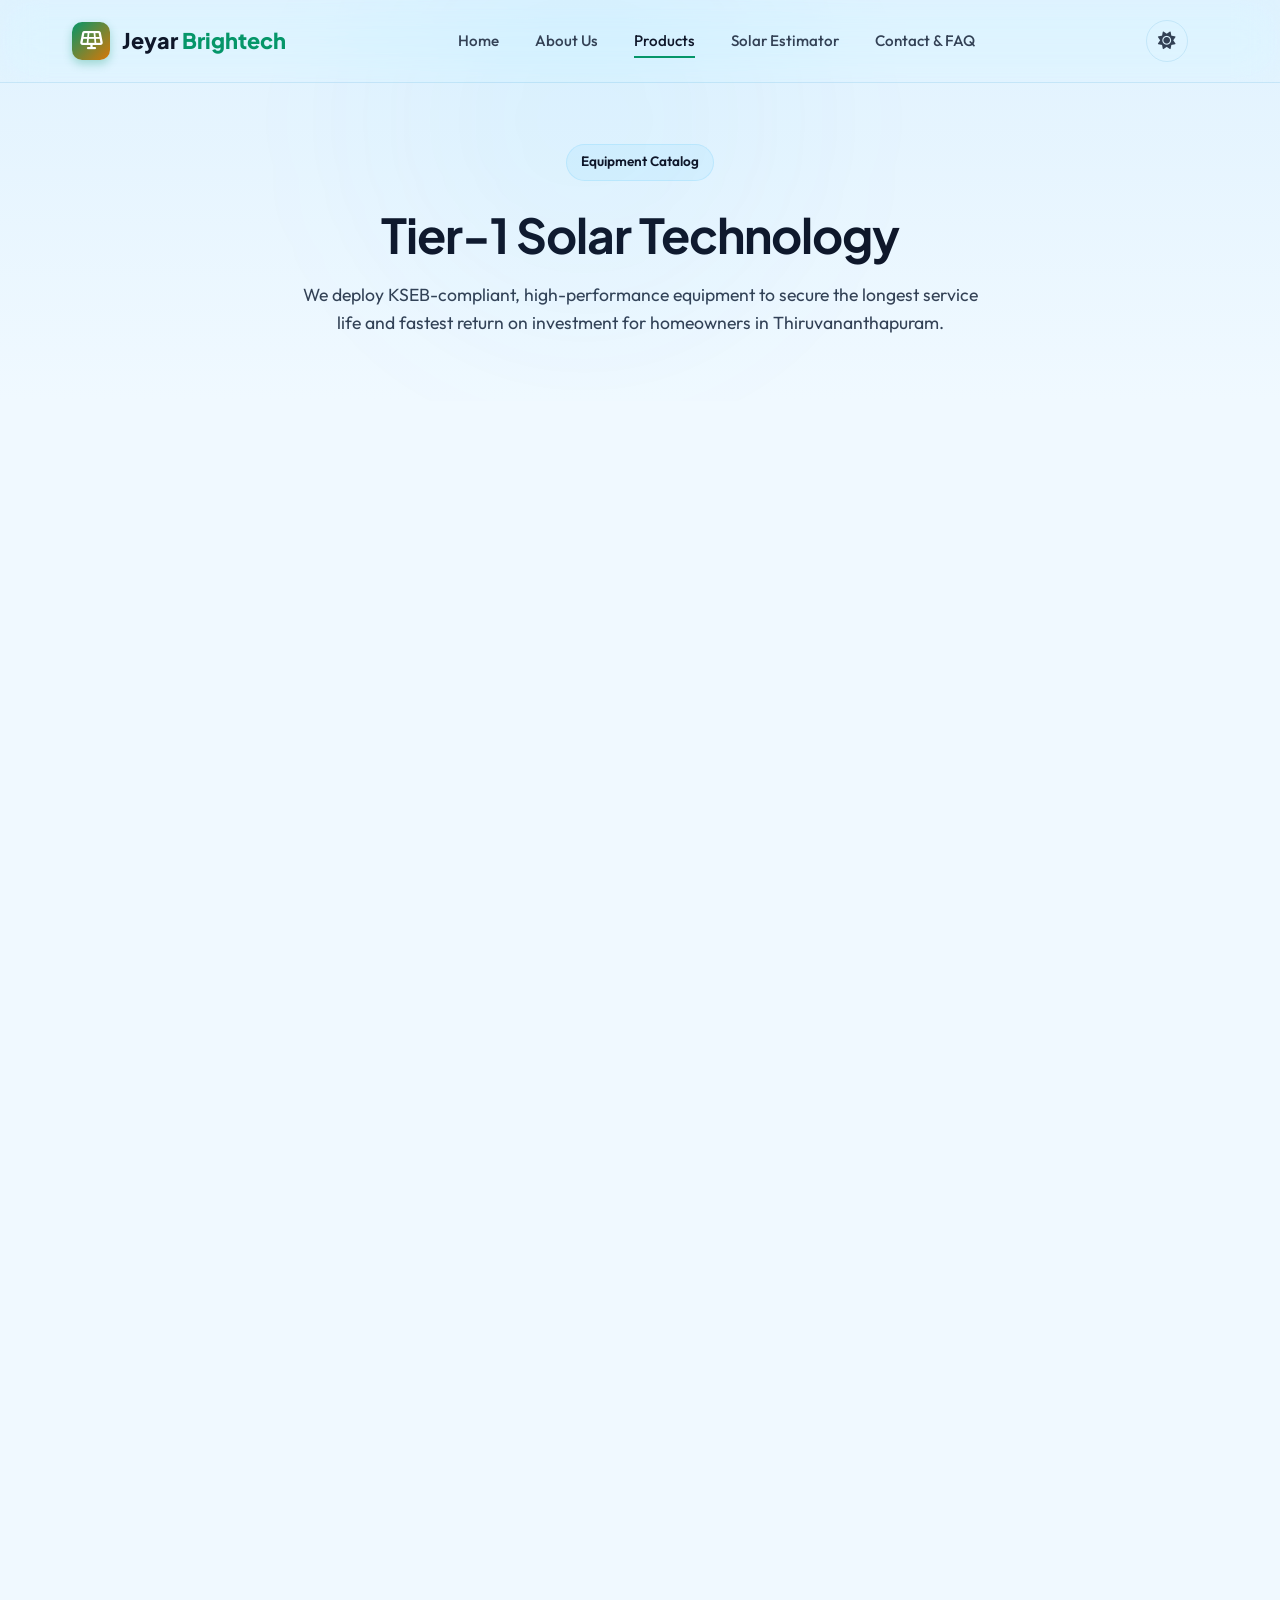
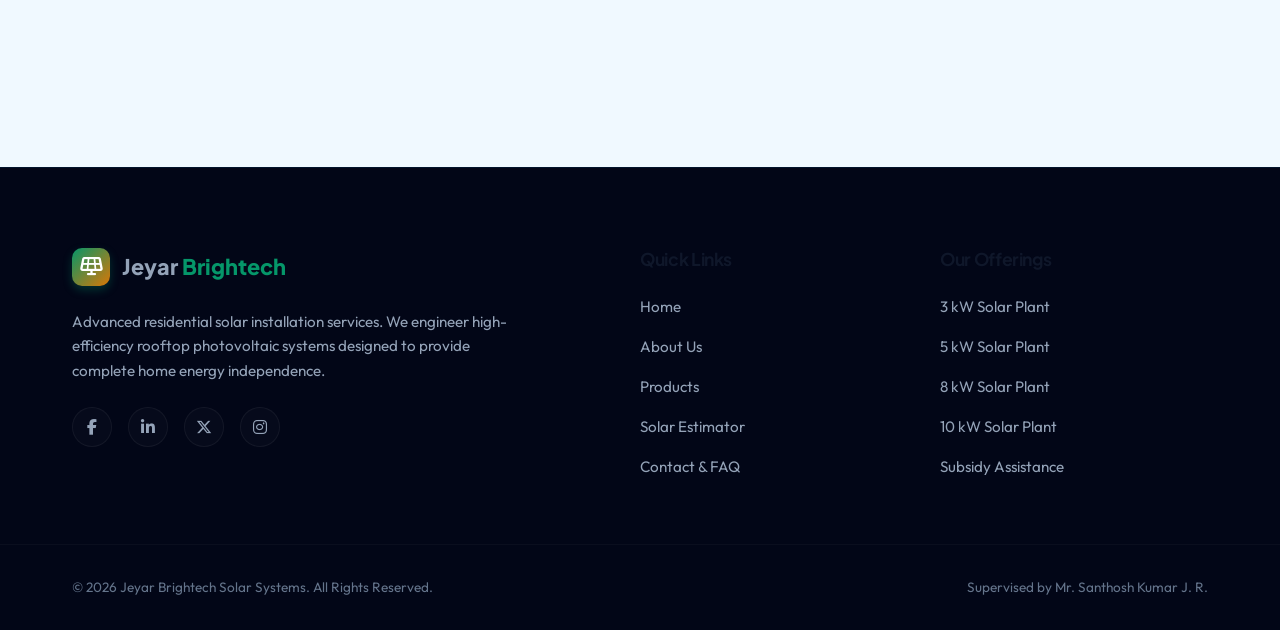
<file: products.html>
<!DOCTYPE html>
<html lang="en" data-theme="dark">
<head>
    <meta charset="UTF-8">
    <meta name="viewport" content="width=device-width, initial-scale=1.0">
    <title>Jeyar Brightech | Solar Products Catalog</title>
    <meta name="description" content="Explore our premium solar products catalog, featuring PAHAL Topcon panels, Selec/Vsole inverters, and lithium energy storage systems. Owned by Mr. Santhosh Kumar J. R.">
    <meta name="keywords" content="solar products, PAHAL Topcon panels, Selec inverters, Vsole inverters, lithium batteries, tubular batteries, Jeyar Brightech">
    <meta name="author" content="Jeyar Brightech">
    <link rel="icon" type="image/svg+xml" href="data:image/svg+xml,<svg xmlns='http://www.w3.org/2000/svg' viewBox='0 0 24 24' fill='%2310b981'><path d='M12 2v2M12 20v2M4.93 4.93l1.41 1.41M16.24 16.24l1.41 1.41M2 12h2M20 12h2M6.34 17.66l-1.41 1.41M19.07 4.93l-1.41 1.41M12 7c-2.76 0-5 2.24-5 5s2.24 5 5 5 5-2.24 5-5-2.24-5-5-5z'/></svg>">
    
    <!-- Google Fonts -->
    <link rel="preconnect" href="https://fonts.googleapis.com">
    <link rel="preconnect" href="https://fonts.gstatic.com" crossorigin>
    <link href="https://fonts.googleapis.com/css2?family=Outfit:wght@300;400;500;600;700&family=Plus+Jakarta+Sans:wght@400;500;600;700;800&display=swap" rel="stylesheet">
    
    <!-- FontAwesome for Icons -->
    <link rel="stylesheet" href="https://cdnjs.cloudflare.com/ajax/libs/font-awesome/6.4.0/css/all.min.css">
    
    <!-- Main Style Sheet -->
    <link rel="stylesheet" href="style.css">
    
    <!-- Products Page Specific Styles -->
    <style>
        .products-hero {
            padding: 9rem 0 4rem 0;
            background: linear-gradient(180deg, var(--bg-secondary) 0%, var(--bg-primary) 100%);
            position: relative;
            overflow: hidden;
            text-align: center;
        }

        .products-hero::before {
            content: '';
            position: absolute;
            top: -20%;
            left: 30%;
            width: 400px;
            height: 400px;
            background: var(--accent-glow);
            filter: blur(100px);
            border-radius: 50%;
            opacity: 0.6;
            pointer-events: none;
        }

        .product-row {
            display: grid;
            grid-template-columns: 1fr 1.1fr;
            gap: 4rem;
            align-items: center;
            margin-bottom: 5rem;
        }

        .product-row:nth-child(even) {
            direction: rtl;
        }

        .product-row:nth-child(even) .product-info-block {
            direction: ltr;
        }

        .product-image-block {
            position: relative;
            border-radius: 24px;
            overflow: hidden;
            border: 1px solid var(--border-color);
            box-shadow: var(--shadow-md);
            transition: border-color var(--transition-speed), transform var(--transition-speed);
        }

        .product-image-block:hover {
            border-color: var(--border-hover);
            transform: translateY(-5px);
        }

        .product-image-block img {
            width: 100%;
            height: auto;
            display: block;
            object-fit: cover;
            aspect-ratio: 4/3;
        }

        .product-badge-overlay {
            position: absolute;
            top: 1.5rem;
            left: 1.5rem;
            background: rgba(15, 23, 42, 0.75);
            backdrop-filter: blur(8px);
            border: 1px solid rgba(255, 255, 255, 0.1);
            color: #fff;
            padding: 0.5rem 1rem;
            border-radius: 30px;
            font-size: 0.85rem;
            font-weight: 600;
            z-index: 2;
        }

        .product-row:nth-child(even) .product-badge-overlay {
            left: auto;
            right: 1.5rem;
        }

        .product-info-block h3 {
            font-size: 2.2rem;
            font-weight: 700;
            margin-bottom: 1.25rem;
            font-family: 'Plus Jakarta Sans', sans-serif;
            color: var(--text-primary);
        }

        .product-description {
            font-size: 1.05rem;
            line-height: 1.6;
            color: var(--text-secondary);
            margin-bottom: 2rem;
        }

        .specs-table {
            width: 100%;
            border-collapse: collapse;
            margin-bottom: 2.25rem;
            font-size: 0.95rem;
        }

        .specs-table tr {
            border-bottom: 1px solid var(--border-color);
        }

        .specs-table tr:last-child {
            border-bottom: none;
        }

        .specs-table td {
            padding: 0.8rem 0;
            color: var(--text-secondary);
        }

        .specs-table td:first-child {
            font-weight: 600;
            color: var(--text-primary);
            width: 40%;
        }

        .advantage-tags {
            display: flex;
            flex-wrap: wrap;
            gap: 0.75rem;
            margin-bottom: 2.25rem;
        }

        .advantage-tag {
            background: rgba(var(--accent-emerald-rgb), 0.08);
            border: 1px solid rgba(var(--accent-emerald-rgb), 0.15);
            color: var(--accent-emerald);
            padding: 0.4rem 0.9rem;
            border-radius: 30px;
            font-size: 0.85rem;
            font-weight: 600;
            display: inline-flex;
            align-items: center;
            gap: 0.5rem;
        }

        @media (max-width: 992px) {
            .product-row {
                grid-template-columns: 1fr;
                gap: 2.5rem;
                margin-bottom: 4rem;
            }
            .product-row:nth-child(even) {
                direction: ltr;
            }
            .product-image-block img {
                aspect-ratio: 16/9;
            }
        }
    </style>
</head>
<body>

    <!-- Header Navigation -->
    <header class="header">
        <div class="container header-container">
            <a href="index.html" class="logo">
                <span class="logo-icon"><i class="fa-solid fa-solar-panel"></i></span>
                <span class="logo-text">Jeyar <span class="highlight">Brightech</span></span>
            </a>
            
            <nav class="nav" id="nav-menu">
                <ul class="nav-list">
                    <li><a href="index.html" class="nav-link">Home</a></li>
                    <li><a href="index.html#about" class="nav-link">About Us</a></li>
                    <li><a href="#" class="nav-link active">Products</a></li>
                    <li><a href="index.html#calculator" class="nav-link">Solar Estimator</a></li>
                    <li><a href="index.html#contact" class="nav-link">Contact & FAQ</a></li>
                </ul>
            </nav>

            <div class="header-actions">
                <button class="theme-toggle" id="theme-toggle" aria-label="Toggle theme">
                    <i class="fa-solid fa-moon"></i>
                </button>
                <button class="mobile-toggle" id="mobile-toggle" aria-label="Toggle navigation menu">
                    <span></span>
                    <span></span>
                    <span></span>
                </button>
            </div>
        </div>
    </header>

    <!-- Main Content -->
    <main>
        <!-- Hero Banner -->
        <section class="products-hero">
            <div class="container">
                <div class="badge animate-fade-in" style="margin-bottom: 1.5rem; background: rgba(56, 189, 248, 0.08); border: 1px solid rgba(56, 189, 248, 0.15); display: inline-flex;">
                    <span style="color: var(--text-primary); font-weight: 600;">Equipment Catalog</span>
                </div>
                <h1 style="font-size: 3rem; margin-bottom: 1rem; font-family: 'Plus Jakarta Sans', sans-serif;">Tier-1 Solar Technology</h1>
                <p style="max-width: 700px; margin: 0 auto; color: var(--text-secondary); font-size: 1.1rem; line-height: 1.6;">
                    We deploy KSEB-compliant, high-performance equipment to secure the longest service life and fastest return on investment for homeowners in Thiruvananthapuram.
                </p>
            </div>
        </section>

        <!-- Product Details Catalog -->
        <section class="section">
            <div class="container">
                
                <!-- Product 1: PV Modules -->
                <div class="product-row reveal">
                    <div class="product-image-block">
                        <span class="product-badge-overlay"><i class="fa-solid fa-certificate text-emerald"></i> 30-Year Performance Warranty</span>
                        <img src="assets/solar_panel_villa.png" alt="PAHAL Topcon Monocrystalline Panels">
                    </div>
                    <div class="product-info-block">
                        <h3>Solar Photovoltaic Modules</h3>
                        <p class="product-description">
                            We install premium monocrystalline N-type Topcon technology solar panels, yielding exceptional sunlight-to-electricity conversion efficiency, even on overcast days.
                        </p>
                        <table class="specs-table">
                            <tr>
                                <td>Panel Technology</td>
                                <td>N-Type Topcon Monocrystalline (Half-Cut Cells)</td>
                            </tr>
                            <tr>
                                <td>Power Outputs</td>
                                <td>550Wp - 575Wp+ modules</td>
                            </tr>
                            <tr>
                                <td>Module Efficiency</td>
                                <td>Up to 22.3% conversion rate</td>
                            </tr>
                            <tr>
                                <td>Temperature Coefficient</td>
                                <td>-0.30% / °C (High temperature tolerance)</td>
                            </tr>
                        </table>
                        <div class="advantage-tags">
                            <span class="advantage-tag"><i class="fa-solid fa-cloud-sun"></i> Low Light Efficiency</span>
                            <span class="advantage-tag"><i class="fa-solid fa-snowflake"></i> Low Heat Degradation</span>
                            <span class="advantage-tag"><i class="fa-solid fa-wind"></i> 2400Pa Wind Load Certified</span>
                        </div>
                        <a href="index.html#contact" class="btn btn-primary"><i class="fa-solid fa-file-invoice-dollar"></i> Get System Quote</a>
                    </div>
                </div>

                <!-- Product 2: Inverters -->
                <div class="product-row reveal">
                    <div class="product-image-block">
                        <span class="product-badge-overlay"><i class="fa-solid fa-shield-halved text-emerald"></i> 10-Year Manufacturer Warranty</span>
                        <img src="assets/smart_inverter.png" alt="Smart Solar Grid-Tied Inverter">
                    </div>
                    <div class="product-info-block">
                        <h3>Smart Grid-Tied Inverters</h3>
                        <p class="product-description">
                            The brain of your solar system. Converts DC power generated by panels into pure sine-wave AC power for home usage. Includes built-in WiFi cloud telemetry.
                        </p>
                        <table class="specs-table">
                            <tr>
                                <td>Inverter Type</td>
                                <td>High-Efficiency On-Grid / Hybrid pure sine wave</td>
                            </tr>
                            <tr>
                                <td>MPPT Efficiency</td>
                                <td>99.9% tracking accuracy (Dual MPPT inputs)</td>
                            </tr>
                            <tr>
                                <td>Connectivity</td>
                                <td>WiFi / RS485 for real-time mobile app monitoring</td>
                            </tr>
                            <tr>
                                <td>Safety Ratings</td>
                                <td>IP65 water protection, DC isolation switch</td>
                            </tr>
                        </table>
                        <div class="advantage-tags">
                            <span class="advantage-tag"><i class="fa-solid fa-mobile-screen-button"></i> Mobile App Telemetry</span>
                            <span class="advantage-tag"><i class="fa-solid fa-bolt"></i> Surge Protection Built-in</span>
                            <span class="advantage-tag"><i class="fa-solid fa-house-signal"></i> Net-Metering Compliant</span>
                        </div>
                        <a href="index.html#contact" class="btn btn-primary"><i class="fa-solid fa-file-invoice-dollar"></i> Get System Quote</a>
                    </div>
                </div>

                <!-- Product 3: Batteries -->
                <div class="product-row reveal">
                    <div class="product-image-block">
                        <span class="product-badge-overlay"><i class="fa-solid fa-battery-full text-emerald"></i> 5-Year Deep-Cycle Warranty</span>
                        <img src="assets/lithium_battery.png" alt="Lithium Solar Storage battery pack">
                    </div>
                    <div class="product-info-block">
                        <h3>Energy Storage Batteries</h3>
                        <p class="product-description">
                            Designed for hybrid configurations. Store excess daytime solar electricity to secure uninterrupted home power during evening grid blackouts.
                        </p>
                        <table class="specs-table">
                            <tr>
                                <td>Battery Options</td>
                                <td>Smart Lithium-ion (LiFePO4) / Tall Tubular Batteries</td>
                            </tr>
                            <tr>
                                <td>Depth of Discharge</td>
                                <td>Up to 90% DoD for Lithium, 50% for Tubular</td>
                            </tr>
                            <tr>
                                <td>Design Life</td>
                                <td>6000+ Cycles (Lithium), 1500+ Cycles (Tubular)</td>
                            </tr>
                            <tr>
                                <td>Environmental Safety</td>
                                <td>Integrated Battery Management System (BMS)</td>
                            </tr>
                        </table>
                        <div class="advantage-tags">
                            <span class="advantage-tag"><i class="fa-solid fa-house-laptop"></i> Uninterrupted Backups</span>
                            <span class="advantage-tag"><i class="fa-solid fa-heart-pulse"></i> Intelligent BMS Monitor</span>
                            <span class="advantage-tag"><i class="fa-solid fa-fire-extinguisher"></i> Thermal Runaway Safety</span>
                        </div>
                        <a href="index.html#contact" class="btn btn-primary"><i class="fa-solid fa-file-invoice-dollar"></i> Get System Quote</a>
                    </div>
                </div>

                <!-- Product 4: Mounting Structures -->
                <div class="product-row reveal">
                    <div class="product-image-block">
                        <span class="product-badge-overlay"><i class="fa-solid fa-circle-check text-emerald"></i> Corrosion Resistant Warranty</span>
                        <div style="background: linear-gradient(135deg, #1e293b, #0f172a); display: flex; align-items: center; justify-content: center; aspect-ratio: 4/3; width: 100%;">
                            <i class="fa-solid fa-screwdriver-wrench" style="font-size: 6rem; color: var(--accent-emerald); opacity: 0.85;"></i>
                        </div>
                    </div>
                    <div class="product-info-block">
                        <h3>HDG Mounting Structures</h3>
                        <p class="product-description">
                            Rooftop solar systems are subjected to severe monsoon winds and coastal air. We secure your panels with heavy-duty structural engineering.
                        </p>
                        <table class="specs-table">
                            <tr>
                                <td>Structure Profile</td>
                                <td>Hot-Dip Galvanized (HDG) / 16-Gauge anodized Aluminum</td>
                            </tr>
                            <tr>
                                <td>Wind Speed Rating</td>
                                <td>Engineered to withstand up to 150 km/h wind shear</td>
                            </tr>
                            <tr>
                                <td>Fasteners</td>
                                <td>SS304 stainless steel bolts and weather-resistant clamps</td>
                            </tr>
                            <tr>
                                <td>Grounding Protection</td>
                                <td>Lightning arrestor + copper earthing rods standard</td>
                            </tr>
                        </table>
                        <div class="advantage-tags">
                            <span class="advantage-tag"><i class="fa-solid fa-cloud-showers-water"></i> Corrosion-proof HDG</span>
                            <span class="advantage-tag"><i class="fa-solid fa-cloud-bolt"></i> Lightning Shield protection</span>
                            <span class="advantage-tag"><i class="fa-solid fa-helmet-safety"></i> Structural Engineer certified</span>
                        </div>
                        <a href="index.html#contact" class="btn btn-primary"><i class="fa-solid fa-file-invoice-dollar"></i> Get System Quote</a>
                    </div>
                </div>

            </div>
        </section>
    </main>

    <!-- Footer -->
    <footer class="footer">
        <div class="container footer-container">
            <div class="footer-info">
                <a href="index.html" class="logo">
                    <span class="logo-icon"><i class="fa-solid fa-solar-panel"></i></span>
                    <span class="logo-text">Jeyar <span class="highlight">Brightech</span></span>
                </a>
                <p>Advanced residential solar installation services. We engineer high-efficiency rooftop photovoltaic systems designed to provide complete home energy independence.</p>
                <div class="social-links">
                    <a href="#" aria-label="Facebook"><i class="fa-brands fa-facebook-f"></i></a>
                    <a href="#" aria-label="LinkedIn"><i class="fa-brands fa-linkedin-in"></i></a>
                    <a href="#" aria-label="Twitter"><i class="fa-brands fa-x-twitter"></i></a>
                    <a href="#" aria-label="Instagram"><i class="fa-brands fa-instagram"></i></a>
                </div>
            </div>
            
            <div class="footer-links-col">
                <h4>Quick Links</h4>
                <ul class="footer-links">
                    <li><a href="index.html">Home</a></li>
                    <li><a href="index.html#about">About Us</a></li>
                    <li><a href="#">Products</a></li>
                    <li><a href="index.html#calculator">Solar Estimator</a></li>
                    <li><a href="index.html#contact">Contact & FAQ</a></li>
                </ul>
            </div>
            
            <div class="footer-links-col">
                <h4>Our Offerings</h4>
                <ul class="footer-links">
                    <li><a href="index.html#calculator">3 kW Solar Plant</a></li>
                    <li><a href="index.html#calculator">5 kW Solar Plant</a></li>
                    <li><a href="index.html#calculator">8 kW Solar Plant</a></li>
                    <li><a href="index.html#calculator">10 kW Solar Plant</a></li>
                    <li><a href="index.html#about">Subsidy Assistance</a></li>
                </ul>
            </div>
        </div>
        
        <div class="footer-bottom">
            <div class="container footer-bottom-container">
                <p>&copy; 2026 Jeyar Brightech Solar Systems. All Rights Reserved.</p>
                <p>Supervised by Mr. Santhosh Kumar J. R.</p>
            </div>
        </div>
    </footer>

    <!-- Toast Container for Notifications -->
    <div class="toast-container" id="toast-container"></div>

    <script src="app.js"></script>
</body>
</html>
</file>
<file: style.css>
/* ==========================================================================
   Jeyar Brightech Solar Systems Stylesheet
   Created with premium dark-first aesthetic, dynamic animations,
   light/dark modes, and high-fidelity responsive layouts.
   ========================================================================== */

/* --- Custom Variables & Theme Tokens --- */
:root {
    /* Dark Mode (Default) Variables - Weather Indigo Theme */
    --bg-primary: #040815;
    --bg-secondary: #081026;
    --bg-card: rgba(15, 23, 42, 0.45);
    --bg-card-hover: rgba(15, 23, 42, 0.65);
    --text-primary: #f8fafc;
    --text-secondary: #cbd5e1;
    --text-muted: #64748b;
    
    --accent-emerald: #10b981;
    --accent-emerald-rgb: 16, 185, 129;
    --accent-amber: #f59e0b;
    --accent-amber-rgb: 245, 158, 11;
    --accent-glow: rgba(56, 189, 248, 0.12);
    
    --border-color: rgba(56, 189, 248, 0.12);
    --border-hover: rgba(56, 189, 248, 0.35);
    
    --glass-blur: blur(20px) saturate(140%);
    --shadow-sm: 0 4px 12px rgba(0, 0, 0, 0.25);
    --shadow-md: 0 12px 40px rgba(0, 0, 0, 0.35);
    --shadow-glow: 0 0 30px rgba(56, 189, 248, 0.2);
    
    --transition-speed: 0.3s;
    --transition-elastic: cubic-bezier(0.68, -0.6, 0.32, 1.6);

    /* Scene Variables - Dark Mode */
    --scene-sky-bg: linear-gradient(to bottom, #020617 0%, #0f172a 60%, #1e293b 100%);
    --stars-opacity: 0.8;
    --sun-opacity: 0;
    --sun-translate: translateY(-80px);
    --moon-opacity: 1;
    --moon-translate: translateY(0);
    --sea-color: #111827;
    --hill-color: #064e3b;
}

[data-theme="light"] {
    /* Light Mode Variables - Weather Sky Blue Theme */
    --bg-primary: #f0f9ff;
    --bg-secondary: #e0f2fe;
    --bg-card: rgba(224, 242, 254, 0.45);
    --bg-card-hover: rgba(224, 242, 254, 0.65);
    --text-primary: #0f172a;
    --text-secondary: #334155;
    --text-muted: #64748b;
    
    --accent-emerald: #059669;
    --accent-emerald-rgb: 5, 150, 105;
    --accent-amber: #d97706;
    --accent-amber-rgb: 217, 119, 6;
    --accent-glow: rgba(14, 165, 233, 0.08);
    
    --border-color: rgba(2, 132, 199, 0.12);
    --border-hover: rgba(2, 132, 199, 0.35);
    
    --glass-blur: blur(20px) saturate(130%);
    --shadow-sm: 0 4px 12px rgba(15, 23, 42, 0.03);
    --shadow-md: 0 12px 40px rgba(15, 23, 42, 0.06);
    --shadow-glow: 0 10px 25px rgba(2, 132, 199, 0.15);

    /* Scene Variables - Light Mode */
    --scene-sky-bg: linear-gradient(to bottom, #38bdf8 0%, #bae6fd 60%, #e0f2fe 100%);
    --stars-opacity: 0;
    --sun-opacity: 1;
    --sun-translate: translateY(0);
    --moon-opacity: 0;
    --moon-translate: translateY(80px);
    --sea-color: #0284c7;
    --hill-color: #22c55e;
}

/* --- Base Settings & Resets --- */
* {
    margin: 0;
    padding: 0;
    box-sizing: border-box;
}

html {
    scroll-behavior: smooth;
    scroll-padding-top: 80px; /* Offset for sticky header */
}

body {
    font-family: 'Outfit', sans-serif;
    background-color: var(--bg-primary);
    color: var(--text-primary);
    line-height: 1.6;
    transition: background-color var(--transition-speed) ease, color var(--transition-speed) ease;
    overflow-x: hidden;
}

h1, h2, h3, h4, h5, h6 {
    font-family: 'Plus Jakarta Sans', sans-serif;
    font-weight: 700;
    letter-spacing: -0.02em;
    line-height: 1.25;
}

a {
    color: inherit;
    text-decoration: none;
    transition: all var(--transition-speed) ease;
}

ul {
    list-style: none;
}

button, input, select, textarea {
    font-family: inherit;
    font-size: inherit;
    color: inherit;
    background: none;
    border: none;
    outline: none;
}

img {
    max-width: 100%;
    height: auto;
    display: block;
}

/* --- Reusable Layout Components --- */
.container {
    width: 100%;
    max-width: 1200px;
    margin: 0 auto;
    padding: 0 2rem;
}

.section {
    padding: 7rem 0;
    position: relative;
}

.bg-alt {
    background-color: var(--bg-secondary);
}

.highlight {
    color: var(--accent-emerald);
}

.text-emerald {
    color: var(--accent-emerald) !important;
}

.text-amber {
    color: var(--accent-amber) !important;
}

.text-white {
    color: var(--text-primary) !important;
}

.flex-1 {
    flex: 1;
}

.hidden {
    display: none !important;
}

/* --- Buttons & CTAs --- */
.btn {
    display: inline-flex;
    align-items: center;
    justify-content: center;
    gap: 0.75rem;
    padding: 0.875rem 1.75rem;
    border-radius: 50px;
    font-weight: 600;
    font-size: 0.95rem;
    cursor: pointer;
    transition: all var(--transition-speed) var(--transition-elastic);
    box-shadow: var(--shadow-sm);
}

.btn-primary {
    background: linear-gradient(135deg, var(--accent-emerald) 0%, rgba(var(--accent-emerald-rgb), 0.8) 100%);
    color: #ffffff;
}

.btn-primary:hover {
    transform: translateY(-3px);
    box-shadow: 0 8px 20px rgba(var(--accent-emerald-rgb), 0.4);
    filter: brightness(1.1);
}

.btn-outline {
    border: 2px solid var(--border-color);
    color: var(--text-primary);
}

.btn-outline:hover {
    border-color: var(--accent-emerald);
    background-color: rgba(var(--accent-emerald-rgb), 0.05);
    transform: translateY(-3px);
}

.btn-block {
    display: flex;
    width: 100%;
}

/* --- Card Styles (Glassmorphism) --- */
.glass-card {
    background: var(--bg-card);
    backdrop-filter: var(--glass-blur);
    -webkit-backdrop-filter: var(--glass-blur);
    border: 1px solid var(--border-color);
    border-radius: 20px;
    box-shadow: var(--shadow-md);
    transition: transform var(--transition-speed) ease, border-color var(--transition-speed) ease, box-shadow var(--transition-speed) ease;
}

.glass-card:hover {
    border-color: var(--border-hover);
    box-shadow: var(--shadow-glow);
}

/* --- Section Headers --- */
.section-header {
    text-align: center;
    max-width: 700px;
    margin: 0 auto 1.75rem auto;
}

.section-subtitle {
    font-size: 0.875rem;
    text-transform: uppercase;
    letter-spacing: 0.2em;
    font-weight: 700;
    color: var(--accent-emerald);
    display: block;
    margin-bottom: 0.75rem;
}

.section-title {
    font-size: 2.5rem;
    margin-bottom: 1.25rem;
}

.section-desc {
    color: var(--text-secondary);
    font-size: 1.1rem;
}

/* --- Header & Navigation --- */
.header {
    position: fixed;
    top: 0;
    left: 0;
    width: 100%;
    z-index: 1000;
    background: rgba(var(--bg-primary) == #030712 ? "3, 7, 18" : "248, 250, 252", 0.75);
    backdrop-filter: var(--glass-blur);
    -webkit-backdrop-filter: var(--glass-blur);
    border-bottom: 1px solid var(--border-color);
    transition: padding var(--transition-speed) ease, background var(--transition-speed) ease;
    padding: 1.25rem 0;
}

.header.scrolled {
    padding: 0.75rem 0;
    background: var(--bg-primary);
    box-shadow: var(--shadow-sm);
}

.header-container {
    display: flex;
    align-items: center;
    justify-content: space-between;
}

/* Logo */
.logo {
    display: flex;
    align-items: center;
    gap: 0.75rem;
    font-size: 1.35rem;
    font-weight: 800;
    font-family: 'Plus Jakarta Sans', sans-serif;
}

.logo-icon {
    width: 38px;
    height: 38px;
    background: linear-gradient(135deg, var(--accent-emerald) 0%, var(--accent-amber) 100%);
    border-radius: 10px;
    display: flex;
    align-items: center;
    justify-content: center;
    color: #ffffff;
    font-size: 1.15rem;
    box-shadow: 0 4px 10px rgba(var(--accent-emerald-rgb), 0.3);
}

/* Nav Menu */
.nav-list {
    display: flex;
    align-items: center;
    gap: 2.25rem;
}

.nav-link {
    font-size: 0.95rem;
    font-weight: 500;
    color: var(--text-secondary);
    position: relative;
    padding: 0.5rem 0;
}

.nav-link:hover, .nav-link.active {
    color: var(--text-primary);
}

.nav-link::after {
    content: '';
    position: absolute;
    bottom: 0;
    left: 0;
    width: 0%;
    height: 2px;
    background-color: var(--accent-emerald);
    transition: width var(--transition-speed) ease;
}

.nav-link:hover::after, .nav-link.active::after {
    width: 100%;
}

/* Header Actions */
.header-actions {
    display: flex;
    align-items: center;
    gap: 1.25rem;
}

.theme-toggle {
    width: 42px;
    height: 42px;
    border-radius: 50%;
    border: 1px solid var(--border-color);
    display: flex;
    align-items: center;
    justify-content: center;
    cursor: pointer;
    font-size: 1.1rem;
    color: var(--text-secondary);
    transition: all var(--transition-speed) ease;
}

.theme-toggle:hover {
    color: var(--accent-emerald);
    border-color: var(--accent-emerald);
    background-color: rgba(var(--accent-emerald-rgb), 0.05);
}

.mobile-menu-toggle {
    display: none;
    flex-direction: column;
    gap: 5px;
    width: 30px;
    cursor: pointer;
}

.mobile-menu-toggle .bar {
    width: 100%;
    height: 3px;
    background-color: var(--text-primary);
    border-radius: 3px;
    transition: all var(--transition-speed) ease;
}

/* --- Hero Section --- */
.hero {
    min-height: 100vh;
    display: flex;
    align-items: center;
    padding-top: 140px;
    position: relative;
    overflow: hidden;
}

.hero-bg-glow {
    position: absolute;
    top: -10%;
    right: -10%;
    width: 60vw;
    height: 60vw;
    background: radial-gradient(circle, var(--accent-glow) 0%, transparent 70%);
    z-index: 0;
    pointer-events: none;
}

.hero-container {
    display: grid;
    grid-template-columns: 1.1fr 0.9fr;
    gap: 2rem;
    align-items: center;
    position: relative;
    z-index: 1;
}

.hero-content {
    display: flex;
    flex-direction: column;
    align-items: flex-start;
}

.badge {
    display: inline-flex;
    align-items: center;
    gap: 0.5rem;
    padding: 0.4rem 0.9rem;
    border-radius: 50px;
    background-color: rgba(var(--accent-emerald-rgb), 0.08);
    border: 1px solid rgba(var(--accent-emerald-rgb), 0.2);
    font-size: 0.85rem;
    font-weight: 600;
    color: var(--accent-emerald);
    margin-bottom: 1.75rem;
}

.hero-title {
    font-size: 3.75rem;
    line-height: 1.15;
    margin-bottom: 1.5rem;
}

.gradient-text {
    background: linear-gradient(135deg, var(--accent-emerald) 0%, var(--accent-amber) 100%);
    -webkit-background-clip: text;
    -webkit-text-fill-color: transparent;
}

.hero-subtitle {
    font-size: 1.15rem;
    color: var(--text-secondary);
    margin-bottom: 1.5rem;
    max-width: 580px;
}

.owner-tag {
    margin-bottom: 1.25rem;
}

.owner-badge {
    display: inline-flex;
    align-items: center;
    gap: 0.5rem;
    padding: 0.5rem 1rem;
    border-radius: 12px;
    background-color: var(--border-color);
    font-size: 0.9rem;
    font-weight: 500;
    border: 1px solid rgba(255, 255, 255, 0.03);
}

.hero-actions {
    display: flex;
    align-items: center;
    gap: 1.25rem;
    flex-wrap: wrap;
}

/* Hero Right: Solar Graphic */
.hero-graphics {
    position: relative;
    display: flex;
    justify-content: center;
    align-items: center;
}

.hero-card {
    padding: 2rem;
    width: 100%;
    max-width: 440px;
    border-radius: 28px;
    position: relative;
    overflow: hidden;
}

.solar-panel-graphic {
    aspect-ratio: 16/10;
    background: linear-gradient(145deg, #111827 0%, #1f2937 100%);
    border-radius: 16px;
    position: relative;
    overflow: hidden;
    border: 1px solid rgba(255, 255, 255, 0.05);
    margin-bottom: 1.5rem;
}

.grid-line {
    position: absolute;
    background-color: rgba(255, 255, 255, 0.07);
}

.grid-line.horizontal {
    width: 100%;
    height: 1px;
}

.grid-line.horizontal:nth-child(1) { top: 25%; }
.grid-line.horizontal:nth-child(2) { top: 50%; }
.grid-line.horizontal:nth-child(3) { top: 75%; }

.grid-line.vertical {
    height: 100%;
    width: 1px;
}

.grid-line.vertical:nth-child(4) { left: 25%; }
.grid-line.vertical:nth-child(5) { left: 50%; }
.grid-line.vertical:nth-child(6) { left: 75%; }

.sun-glow {
    position: absolute;
    top: -20%;
    left: -20%;
    width: 60%;
    height: 60%;
    background: radial-gradient(circle, rgba(var(--accent-amber-rgb), 0.3) 0%, transparent 70%);
    animation: pulseGlow 4s infinite alternate ease-in-out;
}

.card-footer {
    display: flex;
    justify-content: space-between;
    align-items: center;
    border-top: 1px solid var(--border-color);
    padding-top: 1.25rem;
}

.stat-item {
    display: flex;
    flex-direction: column;
}

.stat-number {
    font-size: 1.85rem;
    font-weight: 800;
    font-family: 'Plus Jakarta Sans', sans-serif;
    color: var(--accent-emerald);
}

.stat-plus {
    font-size: 1.3rem;
    color: var(--accent-emerald);
    font-weight: 700;
}

.stat-label {
    font-size: 0.8rem;
    color: var(--text-muted);
    text-transform: uppercase;
    letter-spacing: 0.05em;
    margin-top: 0.25rem;
}

.hero-badge-float {
    position: absolute;
    top: 10%;
    left: -15%;
    padding: 0.85rem 1.25rem;
    display: flex;
    align-items: center;
    gap: 0.85rem;
    border-radius: 16px;
    max-width: 220px;
    animation: floatUpDown 6s infinite ease-in-out;
}

.hero-badge-float-2 {
    position: absolute;
    bottom: 12%;
    right: -10%;
    padding: 0.85rem 1.25rem;
    display: flex;
    align-items: center;
    gap: 0.85rem;
    border-radius: 16px;
    max-width: 220px;
    animation: floatUpDown 6s infinite ease-in-out 3s;
}

.badge-float-icon {
    width: 40px;
    height: 40px;
    border-radius: 12px;
    background: rgba(255, 255, 255, 0.03);
    display: flex;
    align-items: center;
    justify-content: center;
    font-size: 1.15rem;
    border: 1px solid var(--border-color);
}

.hero-badge-float h4, .hero-badge-float-2 h4 {
    font-size: 0.85rem;
    font-weight: 700;
    color: var(--text-primary);
}

.hero-badge-float p, .hero-badge-float-2 p {
    font-size: 0.75rem;
    color: var(--text-secondary);
}

/* Scroll indicator */
.scroll-indicator {
    position: absolute;
    bottom: 2rem;
    left: 50%;
    transform: translateX(-50%);
    display: flex;
    flex-direction: column;
    align-items: center;
    gap: 0.5rem;
    font-size: 0.8rem;
    color: var(--text-muted);
    text-transform: uppercase;
    letter-spacing: 0.1em;
    pointer-events: none;
    z-index: 2;
}

.scroll-bounce {
    animation: bounce 2s infinite;
}

/* --- About Us Section --- */
.about-grid {
    display: grid;
    grid-template-columns: 1.05fr 0.95fr;
    gap: 2rem;
    align-items: stretch;
}

.about-info {
    padding: 1.5rem 2rem;
    display: flex;
    flex-direction: column;
    justify-content: space-between;
}

.about-icon-main {
    width: 54px;
    height: 54px;
    border-radius: 14px;
    background-color: rgba(var(--accent-emerald-rgb), 0.08);
    color: var(--accent-emerald);
    display: flex;
    align-items: center;
    justify-content: center;
    font-size: 1.45rem;
    border: 1px solid rgba(var(--accent-emerald-rgb), 0.15);
    margin-bottom: 1.75rem;
}

.about-info h3 {
    font-size: 1.85rem;
    margin-bottom: 1.25rem;
}

.about-info p {
    color: var(--text-secondary);
    margin-bottom: 1.25rem;
}

.owner-bio {
    display: flex;
    align-items: center;
    gap: 1rem;
    border-top: 1px solid var(--border-color);
    padding-top: 1.75rem;
    margin-top: 1.5rem;
}

.owner-avatar {
    width: 52px;
    height: 52px;
    border-radius: 50%;
    background-color: rgba(var(--accent-emerald-rgb), 0.08);
    border: 2px solid var(--accent-emerald);
    display: flex;
    align-items: center;
    justify-content: center;
    font-size: 1.35rem;
    color: var(--accent-emerald);
}

.owner-name {
    font-size: 1.05rem;
    font-weight: 700;
}

.owner-title {
    font-size: 0.85rem;
    color: var(--text-muted);
}

.about-values {
    display: flex;
    flex-direction: column;
    gap: 1.5rem;
    justify-content: center;
}

.value-card {
    padding: 2rem;
    display: flex;
    gap: 1.5rem;
    align-items: flex-start;
}

.value-icon {
    width: 48px;
    height: 48px;
    border-radius: 12px;
    background-color: rgba(255, 255, 255, 0.02);
    border: 1px solid var(--border-color);
    display: flex;
    align-items: center;
    justify-content: center;
    font-size: 1.25rem;
    color: var(--accent-emerald);
    flex-shrink: 0;
    transition: all var(--transition-speed) ease;
}

.value-card:hover .value-icon {
    background-color: rgba(var(--accent-emerald-rgb), 0.1);
    border-color: var(--accent-emerald);
}

.value-text h4 {
    font-size: 1.15rem;
    margin-bottom: 0.5rem;
}

.value-text p {
    font-size: 0.95rem;
    color: var(--text-secondary);
}

/* --- Solutions / Services Section --- */
.solutions-grid {
    display: grid;
    grid-template-columns: repeat(auto-fit, minmax(280px, 1fr));
    gap: 2rem;
}

.solution-card {
    padding: 2.5rem;
    display: flex;
    flex-direction: column;
    height: 100%;
}

.solution-icon {
    width: 52px;
    height: 52px;
    border-radius: 14px;
    background-color: rgba(var(--accent-emerald-rgb), 0.08);
    color: var(--accent-emerald);
    display: flex;
    align-items: center;
    justify-content: center;
    font-size: 1.45rem;
    border: 1px solid rgba(var(--accent-emerald-rgb), 0.15);
    margin-bottom: 1.75rem;
}

.solution-card h3 {
    font-size: 1.45rem;
    margin-bottom: 1rem;
}

.solution-card p {
    color: var(--text-secondary);
    font-size: 0.95rem;
    margin-bottom: 1.75rem;
    flex-grow: 1;
}

.solution-list {
    display: flex;
    flex-direction: column;
    gap: 0.75rem;
    border-top: 1px solid var(--border-color);
    padding-top: 1.5rem;
}

.solution-list li {
    display: flex;
    align-items: center;
    gap: 0.75rem;
    font-size: 0.88rem;
    color: var(--text-secondary);
}

/* --- Solar Calculator Section --- */
.calculator {
    position: relative;
    overflow: hidden;
}

.calc-bg-glow {
    position: absolute;
    bottom: -15%;
    left: -15%;
    width: 50vw;
    height: 50vw;
    background: radial-gradient(circle, var(--accent-glow) 0%, transparent 70%);
    pointer-events: none;
    z-index: 0;
}

.calculator-grid {
    display: grid;
    grid-template-columns: 1fr 1fr;
    gap: 1.5rem;
    align-items: start;
    position: relative;
    z-index: 1;
}

.calc-input-block, .calc-result-block {
    padding: 1.5rem 2rem;
}

.calc-input-block h3, .calc-result-block h3 {
    font-size: 1.75rem;
    margin-bottom: 2rem;
    border-bottom: 1px solid var(--border-color);
    padding-bottom: 1rem;
}

.form-group {
    margin-bottom: 1.25rem;
}

.form-group label {
    display: block;
    font-size: 0.9rem;
    font-weight: 600;
    color: var(--text-secondary);
    margin-bottom: 0.75rem;
    text-transform: uppercase;
    letter-spacing: 0.05em;
}

/* Slider Controls */
.bill-slider-container {
    display: flex;
    flex-direction: column;
    gap: 1rem;
}

.slider-val-display {
    font-size: 2.25rem;
    font-weight: 800;
    color: var(--accent-emerald);
    font-family: 'Plus Jakarta Sans', sans-serif;
}

.custom-slider {
    width: 100%;
    height: 8px;
    border-radius: 5px;
    background: var(--border-color);
    -webkit-appearance: none;
    appearance: none;
    cursor: pointer;
    transition: background var(--transition-speed) ease;
}

.custom-slider::-webkit-slider-thumb {
    -webkit-appearance: none;
    width: 24px;
    height: 24px;
    border-radius: 50%;
    background: var(--accent-emerald);
    border: 4px solid var(--bg-primary);
    box-shadow: 0 4px 10px rgba(var(--accent-emerald-rgb), 0.4);
    transition: transform var(--transition-speed) ease;
}

.custom-slider::-webkit-slider-thumb:hover {
    transform: scale(1.15);
}

.slider-labels {
    display: flex;
    justify-content: space-between;
    font-size: 0.8rem;
    color: var(--text-muted);
}

/* Toggle Group Custom */
.property-toggle-btn-group {
    display: flex;
    gap: 1rem;
}

.prop-btn {
    flex: 1;
    padding: 0.85rem 1.25rem;
    border-radius: 12px;
    border: 1px solid var(--border-color);
    font-weight: 600;
    font-size: 0.95rem;
    cursor: pointer;
    display: flex;
    align-items: center;
    justify-content: center;
    gap: 0.75rem;
    background: rgba(255, 255, 255, 0.01);
    transition: all var(--transition-speed) ease;
}

.prop-btn:hover {
    border-color: var(--border-hover);
}

.prop-btn.active {
    background-color: rgba(var(--accent-emerald-rgb), 0.08);
    border-color: var(--accent-emerald);
    color: var(--accent-emerald);
}

/* Select Control */
.custom-select {
    width: 100%;
    padding: 0.9rem 1.25rem;
    border-radius: 12px;
    border: 1px solid var(--border-color);
    background-color: var(--bg-primary);
    color: var(--text-primary);
    appearance: none;
    -webkit-appearance: none;
    cursor: pointer;
    background-image: url("data:image/svg+xml,%3Csvg xmlns='http://www.w3.org/2000/svg' viewBox='0 0 24 24' fill='none' stroke='%239ca3af' stroke-width='2' stroke-linecap='round' stroke-linejoin='round'%3E%3Cpolyline points='6 9 12 15 18 9'/%3E%3C/svg%3E");
    background-repeat: no-repeat;
    background-position: right 1.25rem center;
    background-size: 1.25rem;
    transition: border-color var(--transition-speed) ease;
}

.custom-select:hover, .custom-select:focus {
    border-color: var(--accent-emerald);
}

/* Tips Block */
.calc-tips {
    display: flex;
    gap: 1rem;
    padding: 1.25rem;
    background: rgba(var(--accent-amber-rgb), 0.05);
    border: 1px solid rgba(var(--accent-amber-rgb), 0.15);
    border-radius: 14px;
    align-items: flex-start;
}

.tip-icon {
    font-size: 1.25rem;
    color: var(--accent-amber);
}

.tip-text {
    font-size: 0.88rem;
    color: var(--text-secondary);
}

/* Result Blocks */
.results-grid {
    display: grid;
    grid-template-columns: 1fr 1fr;
    gap: 1.5rem;
    margin-bottom: 1.25rem;
}

.result-tile {
    padding: 1.5rem;
    background-color: rgba(255, 255, 255, 0.015);
    border: 1px solid var(--border-color);
    border-radius: 16px;
    display: flex;
    align-items: center;
    gap: 1.25rem;
}

.result-icon {
    width: 44px;
    height: 44px;
    border-radius: 10px;
    background-color: rgba(255, 255, 255, 0.03);
    border: 1px solid var(--border-color);
    display: flex;
    align-items: center;
    justify-content: center;
    font-size: 1.15rem;
    color: var(--accent-emerald);
}

.result-label {
    display: block;
    font-size: 0.78rem;
    color: var(--text-muted);
    text-transform: uppercase;
    letter-spacing: 0.05em;
    margin-bottom: 0.25rem;
}

.result-value {
    font-size: 1.35rem;
    font-weight: 700;
    font-family: 'Plus Jakarta Sans', sans-serif;
}

/* Eco Impact */
.eco-impact-box {
    background: rgba(var(--accent-emerald-rgb), 0.04);
    border: 1px solid rgba(var(--accent-emerald-rgb), 0.12);
    border-radius: 18px;
    padding: 1rem 1.25rem;
    margin-bottom: 1.25rem;
}

.eco-impact-box h4 {
    font-size: 0.95rem;
    margin-bottom: 1.25rem;
    text-transform: uppercase;
    letter-spacing: 0.05em;
    color: var(--text-secondary);
}

.eco-stats {
    display: flex;
    gap: 2rem;
}

.eco-stat {
    display: flex;
    align-items: center;
    gap: 1rem;
    flex: 1;
}

.eco-icon {
    font-size: 1.75rem;
    color: var(--accent-emerald);
}

.eco-val {
    display: block;
    font-size: 1.45rem;
    font-weight: 800;
    color: var(--text-primary);
    line-height: 1.15;
}

.eco-lbl {
    font-size: 0.78rem;
    color: var(--text-muted);
}

/* --- Product Showcase Section --- */
.products-grid {
    display: grid;
    grid-template-columns: repeat(auto-fit, minmax(320px, 1fr));
    gap: 2.5rem;
}

.product-card {
    display: flex;
    flex-direction: column;
    height: 100%;
    position: relative;
    overflow: hidden;
}

.product-tag {
    position: absolute;
    top: 1.25rem;
    right: 1.25rem;
    background: linear-gradient(135deg, var(--accent-amber) 0%, #d97706 100%);
    color: #ffffff;
    font-size: 0.75rem;
    font-weight: 700;
    padding: 0.35rem 0.85rem;
    border-radius: 50px;
    z-index: 2;
    text-transform: uppercase;
    letter-spacing: 0.05em;
}

.product-img-placeholder {
    width: 100%;
    aspect-ratio: 16/10;
    background: linear-gradient(145deg, #111827 0%, #030712 100%);
    border-radius: 20px 20px 0 0;
    border-bottom: 1px solid var(--border-color);
    display: flex;
    align-items: center;
    justify-content: center;
    position: relative;
    overflow: hidden;
}

.product-img {
    width: 100%;
    height: 100%;
    object-fit: cover;
    transition: transform var(--transition-speed) ease;
}

.product-card:hover .product-img {
    transform: scale(1.06);
}

.product-info {
    padding: 2.25rem;
    flex-grow: 1;
    display: flex;
    flex-direction: column;
}

.product-category {
    font-size: 0.75rem;
    text-transform: uppercase;
    letter-spacing: 0.1em;
    font-weight: 700;
    color: var(--accent-emerald);
    margin-bottom: 0.5rem;
}

.product-info h3 {
    font-size: 1.35rem;
    margin-bottom: 0.75rem;
}

.product-info p {
    color: var(--text-secondary);
    font-size: 0.92rem;
    margin-bottom: 1.75rem;
    flex-grow: 1;
}

.product-specs {
    border-top: 1px solid var(--border-color);
    padding-top: 1.25rem;
    display: flex;
    justify-content: space-between;
    font-size: 0.85rem;
    font-weight: 600;
    color: var(--text-secondary);
}

.product-specs i {
    color: var(--accent-emerald);
    margin-right: 0.5rem;
}

/* --- FAQ Accordion --- */
.faq-accordion-list {
    max-width: 800px;
    margin: 0 auto;
    display: flex;
    flex-direction: column;
    gap: 1.25rem;
}

.faq-item {
    border-radius: 16px;
    overflow: hidden;
    transition: all var(--transition-speed) ease;
}

.faq-question {
    width: 100%;
    padding: 1.75rem 2rem;
    text-align: left;
    display: flex;
    justify-content: space-between;
    align-items: center;
    font-size: 1.15rem;
    font-weight: 600;
    cursor: pointer;
    font-family: 'Plus Jakarta Sans', sans-serif;
    gap: 1.5rem;
}

.faq-toggle-icon {
    width: 32px;
    height: 32px;
    border-radius: 50%;
    background-color: rgba(255, 255, 255, 0.03);
    border: 1px solid var(--border-color);
    display: flex;
    align-items: center;
    justify-content: center;
    color: var(--accent-emerald);
    transition: all var(--transition-speed) ease;
    flex-shrink: 0;
}

.faq-item.active {
    border-color: var(--accent-emerald);
    background-color: var(--bg-card-hover);
}

.faq-item.active .faq-toggle-icon {
    transform: rotate(45deg);
    background-color: var(--accent-emerald);
    color: #ffffff;
}

.faq-answer {
    max-height: 0;
    overflow: hidden;
    transition: max-height 0.4s cubic-bezier(0, 1, 0, 1);
}

.faq-answer p {
    padding: 0 2rem 1.75rem 2rem;
    color: var(--text-secondary);
    font-size: 0.98rem;
    border-top: 1px dashed rgba(255, 255, 255, 0.03);
    padding-top: 1.25rem;
}

/* --- Contact & Consult Section --- */
.contact-grid {
    display: grid;
    grid-template-columns: 0.85fr 1.15fr;
    gap: 2rem;
    align-items: start;
}

.contact-info-block {
    display: flex;
    flex-direction: column;
    gap: 1.5rem;
}

.info-card {
    padding: 1rem 1.25rem;
    display: flex;
    gap: 1.5rem;
    align-items: center;
}

.info-icon {
    width: 48px;
    height: 48px;
    border-radius: 12px;
    background-color: rgba(var(--accent-emerald-rgb), 0.08);
    border: 1px solid rgba(var(--accent-emerald-rgb), 0.15);
    display: flex;
    align-items: center;
    justify-content: center;
    font-size: 1.25rem;
    color: var(--accent-emerald);
    flex-shrink: 0;
}

.info-card h4 {
    font-size: 0.8rem;
    color: var(--text-muted);
    text-transform: uppercase;
    letter-spacing: 0.05em;
    margin-bottom: 0.25rem;
}

.info-card p {
    font-size: 1rem;
    font-weight: 500;
}

.whatsapp-link {
    display: inline-flex;
    align-items: center;
    gap: 0.5rem;
    font-size: 0.9rem;
    font-weight: 600;
    margin-top: 0.25rem;
}

/* Contact Form styling */
.contact-form-block {
    padding: 1.5rem 2rem;
}

.contact-form-block h3 {
    font-size: 1.75rem;
    margin-bottom: 2rem;
    border-bottom: 1px solid var(--border-color);
    padding-bottom: 1rem;
}

.form-row {
    display: flex;
    gap: 1.5rem;
}

.contact-form-block .form-group input,
.contact-form-block .form-group textarea {
    width: 100%;
    padding: 0.9rem 1.25rem;
    border-radius: 12px;
    border: 1px solid var(--border-color);
    background-color: var(--bg-primary);
    color: var(--text-primary);
    transition: border-color var(--transition-speed) ease;
}

.contact-form-block .form-group input::placeholder,
.contact-form-block .form-group textarea::placeholder {
    color: var(--text-muted);
}

.contact-form-block .form-group input:focus,
.contact-form-block .form-group textarea:focus {
    border-color: var(--accent-emerald);
}

/* Form Loader Spinner */
.loader {
    width: 20px;
    height: 20px;
    border: 3px solid rgba(255, 255, 255, 0.3);
    border-radius: 50%;
    border-top-color: #ffffff;
    animation: spin 1s ease-in-out infinite;
}

/* --- Footer --- */
.footer {
    background-color: #020617;
    color: #94a3b8;
    border-top: 1px solid var(--border-color);
    padding: 5rem 0 0 0;
}

.footer-container {
    display: grid;
    grid-template-columns: 2fr 1fr 1fr;
    gap: 2rem;
    margin-bottom: 4rem;
}

.footer-info {
    display: flex;
    flex-direction: column;
    gap: 1.5rem;
}

.footer-info p {
    font-size: 0.95rem;
    max-width: 440px;
}

.social-links {
    display: flex;
    gap: 1rem;
}

.social-links a {
    width: 40px;
    height: 40px;
    border-radius: 50%;
    background-color: rgba(255, 255, 255, 0.02);
    border: 1px solid rgba(255, 255, 255, 0.05);
    display: flex;
    align-items: center;
    justify-content: center;
    color: #94a3b8;
    transition: all var(--transition-speed) ease;
}

.social-links a:hover {
    color: var(--accent-emerald);
    border-color: var(--accent-emerald);
    background-color: rgba(var(--accent-emerald-rgb), 0.05);
    transform: translateY(-2px);
}

.footer-links-col h4 {
    color: var(--text-primary);
    font-size: 1.1rem;
    margin-bottom: 1.5rem;
}

.footer-links {
    display: flex;
    flex-direction: column;
    gap: 0.9rem;
}

.footer-links a {
    font-size: 0.95rem;
    color: #94a3b8;
}

.footer-links a:hover {
    color: var(--accent-emerald);
    padding-left: 5px;
}

/* Footer Bottom */
.footer-bottom {
    border-top: 1px solid rgba(255, 255, 255, 0.03);
    padding: 2rem 0;
    font-size: 0.85rem;
    color: var(--text-muted);
}

.footer-bottom-container {
    display: flex;
    justify-content: space-between;
    align-items: center;
    flex-wrap: wrap;
    gap: 1rem;
}

/* --- Toast Notification System --- */
.toast-container {
    position: fixed;
    bottom: 2rem;
    right: 2rem;
    display: flex;
    flex-direction: column;
    gap: 0.75rem;
    z-index: 1100;
    pointer-events: none;
}

.toast {
    background: var(--bg-card-hover);
    backdrop-filter: var(--glass-blur);
    border: 1px solid var(--accent-emerald);
    border-radius: 12px;
    padding: 1rem 1.5rem;
    box-shadow: var(--shadow-md);
    display: flex;
    align-items: center;
    gap: 0.85rem;
    pointer-events: auto;
    animation: slideInToast 0.3s ease-out forwards;
    max-width: 320px;
}

.toast.toast-error {
    border-color: #ef4444;
}

.toast-icon {
    font-size: 1.2rem;
    color: var(--accent-emerald);
}

.toast-error .toast-icon {
    color: #ef4444;
}

.toast-message {
    font-size: 0.9rem;
    font-weight: 500;
}

/* --- Core Keyframe Animations --- */
@keyframes spin {
    to { transform: rotate(360deg); }
}

@keyframes floatUpDown {
    0%, 100% { transform: translateY(0); }
    50% { transform: translateY(-12px); }
}

@keyframes pulseGlow {
    0% { transform: scale(1) translate(-20%, -20%); opacity: 0.25; }
    100% { transform: scale(1.15) translate(-15%, -15%); opacity: 0.45; }
}

@keyframes bounce {
    0%, 20%, 50%, 80%, 100% { transform: translateY(0); }
    40% { transform: translateY(-8px); }
    60% { transform: translateY(-4px); }
}

@keyframes slideInToast {
    from { transform: translateX(120%); opacity: 0; }
    to { transform: translateX(0); opacity: 1; }
}

@keyframes slideOutToast {
    from { transform: translateX(0); opacity: 1; }
    to { transform: translateX(120%); opacity: 0; }
}

/* Intersection Observer animations */
.reveal {
    opacity: 0;
    transform: translateY(40px);
    transition: opacity 0.8s ease-out, transform 0.8s cubic-bezier(0.16, 1, 0.3, 1);
}

.reveal.active {
    opacity: 1;
    transform: translateY(0);
}

.animate-fade-in {
    opacity: 0;
    animation: fadeIn 1s ease-out forwards;
}

.animate-slide-up {
    opacity: 0;
    transform: translateY(30px);
    animation: slideUp 0.8s cubic-bezier(0.16, 1, 0.3, 1) forwards;
}

.hero-content .animate-slide-up:nth-child(2) { animation-delay: 0.15s; }
.hero-content .animate-slide-up:nth-child(3) { animation-delay: 0.3s; }
.hero-content .animate-slide-up:nth-child(4) { animation-delay: 0.45s; }
.hero-content .animate-slide-up:nth-child(5) { animation-delay: 0.6s; }

@keyframes fadeIn {
    to { opacity: 1; }
}

@keyframes slideUp {
    to { opacity: 1; transform: translateY(0); }
}

/* --- Media Queries / Responsive Adjustments --- */
@media (max-width: 1024px) {
    .hero-container {
        grid-template-columns: 1fr;
        gap: 1.5rem;
        text-align: center;
        justify-items: center;
    }
    
    .hero-content {
        align-items: center;
    }
    
    .hero-title {
        font-size: 3rem;
    }
    
    .hero-graphics {
        margin-top: 2rem;
    }
    
    .hero-badge-float {
        left: -5%;
    }
    
    .hero-badge-float-2 {
        right: -3%;
    }
    
    .about-grid {
        grid-template-columns: 1fr;
        gap: 2.5rem;
    }
    
    .calculator-grid {
        grid-template-columns: 1fr;
        gap: 2.5rem;
    }
    
    .contact-grid {
        grid-template-columns: 1fr;
        gap: 2.5rem;
    }
    
    .footer-container {
        grid-template-columns: 1.5fr 1fr;
        gap: 1.5rem;
    }
}

@media (max-width: 768px) {
    .section {
        padding: 5rem 0;
    }
    
    .section-title {
        font-size: 2rem;
    }
    
    /* Responsive Header & Navigation */
    .mobile-menu-toggle {
        display: flex;
    }
    
    .nav {
        position: fixed;
        top: 80px;
        left: -100%;
        width: 100%;
        height: calc(100vh - 80px);
        background-color: var(--bg-primary);
        border-top: 1px solid var(--border-color);
        transition: left var(--transition-speed) ease;
        padding: 3rem 2rem;
        z-index: 999;
    }
    
    .nav.active {
        left: 0;
    }
    
    .nav-list {
        flex-direction: column;
        align-items: flex-start;
        gap: 2.5rem;
    }
    
    .nav-link {
        font-size: 1.15rem;
    }
    
    .btn-header {
        display: none; /* Hide in mobile header, show in main */
    }
    
    /* Toggle Icon transformation */
    .mobile-menu-toggle.active .bar:nth-child(1) {
        transform: rotate(45deg) translate(6px, 6px);
    }
    
    .mobile-menu-toggle.active .bar:nth-child(2) {
        opacity: 0;
    }
    
    .mobile-menu-toggle.active .bar:nth-child(3) {
        transform: rotate(-45deg) translate(5px, -5px);
    }
    
    .hero-badge-float, .hero-badge-float-2 {
        display: none; /* Remove badges on narrow screens */
    }
    
    .calc-input-block, .calc-result-block, .contact-form-block {
        padding: 2rem;
    }
    
    .form-row {
        flex-direction: column;
        gap: 0;
    }
    
    .footer-container {
        grid-template-columns: 1fr;
        gap: 2.5rem;
    }
}

@media (max-width: 480px) {
    .container {
        padding: 0 1.25rem;
    }
    
    .hero-title {
        font-size: 2.35rem;
    }
    
    .hero-actions {
        width: 100%;
    }
    
    .hero-actions .btn {
        width: 100%;
    }
    
    .results-grid {
        grid-template-columns: 1fr;
    }
    
    .eco-stats {
        flex-direction: column;
        gap: 1.5rem;
    }
    
    .about-info {
        padding: 1rem 1.25rem;
    }
}

/* --- Featured Package Specifications Table --- */
.spec-table-container {
    overflow-x: auto;
    margin-top: 2rem;
    border-radius: 16px;
    border: 1px solid var(--border-color);
}

.spec-table {
    width: 100%;
    border-collapse: collapse;
    text-align: left;
    background: var(--bg-card);
    backdrop-filter: var(--glass-blur);
    -webkit-backdrop-filter: var(--glass-blur);
    font-size: 0.95rem;
}

.spec-table th, .spec-table td {
    padding: 1.25rem 1.5rem;
    border-bottom: 1px solid var(--border-color);
}

.spec-table th {
    background-color: rgba(var(--accent-emerald-rgb), 0.06);
    font-weight: 700;
    color: var(--accent-emerald);
    font-family: 'Plus Jakarta Sans', sans-serif;
    text-transform: uppercase;
    font-size: 0.85rem;
    letter-spacing: 0.05em;
}

.spec-table tr:last-child td {
    border-bottom: none;
}

.spec-table tr:hover td {
    background-color: rgba(255, 255, 255, 0.015);
}

/* --- 5-Step Process Layout --- */
.process-grid {
    display: grid;
    grid-template-columns: repeat(auto-fit, minmax(200px, 1fr));
    gap: 2rem;
    position: relative;
    margin-top: 1.5rem;
}

.process-step {
    text-align: center;
    position: relative;
    padding: 2rem 1.5rem;
}

.step-number {
    width: 50px;
    height: 50px;
    border-radius: 50%;
    background: linear-gradient(135deg, var(--accent-emerald) 0%, var(--accent-amber) 100%);
    color: #ffffff;
    display: flex;
    align-items: center;
    justify-content: center;
    font-size: 1.25rem;
    font-weight: 800;
    margin: 0 auto 1.5rem auto;
    box-shadow: 0 4px 15px rgba(var(--accent-emerald-rgb), 0.3);
    position: relative;
    z-index: 2;
}

.process-step h4 {
    font-size: 1.25rem;
    margin-bottom: 0.75rem;
}

.process-step p {
    font-size: 0.9rem;
    color: var(--text-secondary);
}

/* Additional Services list styles */
.additional-services-tags {
    display: flex;
    flex-wrap: wrap;
    gap: 1rem;
    margin-top: 1.5rem;
}

.service-tag {
    padding: 0.6rem 1.25rem;
    background-color: rgba(255, 255, 255, 0.02);
    border: 1px solid var(--border-color);
    border-radius: 50px;
    font-size: 0.9rem;
    font-weight: 500;
    color: var(--text-secondary);
    display: inline-flex;
    align-items: center;
    gap: 0.5rem;
    transition: all var(--transition-speed) ease;
}

.service-tag:hover {
    border-color: var(--accent-emerald);
    color: var(--text-primary);
    background-color: rgba(var(--accent-emerald-rgb), 0.05);
    transform: translateY(-2px);
}

.service-tag i {
    color: var(--accent-emerald);
}

/* Google Maps container styling */
.map-container {
    width: 100%;
    height: 350px;
    border-radius: 20px;
    overflow: hidden;
    border: 1px solid var(--border-color);
    margin-top: 2rem;
    box-shadow: var(--shadow-md);
}

.map-container iframe {
    width: 100%;
    height: 100%;
    border: none;
}

/* --- About Highlights Row (Single Row Layout) --- */
.about-highlights-row {
    display: grid;
    grid-template-columns: repeat(5, 1fr);
    gap: 1.5rem;
    margin-top: 1.5rem;
}

@media (max-width: 1024px) {
    .about-highlights-row {
        grid-template-columns: repeat(3, 1fr);
    }
}

@media (max-width: 768px) {
    .about-highlights-row {
        grid-template-columns: 1fr;
    }
}

/* --- Hero Landscape Theme Styles --- */
.hero-stars {
    position: absolute;
    top: 0;
    left: 0;
    width: 100%;
    height: 70%;
    background-image: 
        radial-gradient(1.5px 1.5px at 40px 60px, #fff, transparent),
        radial-gradient(1px 1px at 120px 200px, #fff, transparent),
        radial-gradient(2px 2px at 280px 100px, #fff, transparent),
        radial-gradient(1px 1px at 420px 300px, #fff, transparent),
        radial-gradient(1.5px 1.5px at 600px 150px, #fff, transparent),
        radial-gradient(2.5px 2.5px at 800px 80px, #fff, transparent),
        radial-gradient(1px 1px at 950px 220px, #fff, transparent);
    background-repeat: repeat;
    opacity: var(--stars-opacity);
    transition: opacity 1s ease;
    pointer-events: none;
    z-index: 1;
}

.hero-sun-container {
    position: absolute;
    top: 12%;
    right: 15%;
    width: 110px;
    height: 110px;
    opacity: var(--sun-opacity);
    transform: var(--sun-translate);
    transition: transform 1.5s cubic-bezier(0.34, 1.56, 0.64, 1), opacity 1s ease;
    pointer-events: none;
    z-index: 1;
}

.sun-rays {
    animation: rotateRays 25s linear infinite;
    transform-origin: center;
}

@keyframes rotateRays {
    to { transform: rotate(360deg); }
}

.hero-moon-container {
    position: absolute;
    top: 12%;
    right: 18%;
    width: 95px;
    height: 95px;
    opacity: var(--moon-opacity);
    transform: var(--moon-translate);
    transition: transform 1.5s cubic-bezier(0.34, 1.56, 0.64, 1), opacity 1s ease;
    pointer-events: none;
    z-index: 1;
    filter: drop-shadow(0 0 20px rgba(226, 232, 240, 0.6));
}

.hero-sea {
    position: absolute;
    bottom: 80px;
    left: 0;
    width: 100%;
    height: 80px;
    background: var(--sea-color);
    transition: background 1s ease;
    z-index: 2;
    pointer-events: none;
}

.hero-hill {
    position: absolute;
    bottom: -10px;
    left: -5%;
    width: 110%;
    height: 140px;
    background: var(--hill-color);
    border-radius: 50% 50% 0 0 / 100% 100% 0 0;
    transition: background 1s ease;
    z-index: 3;
    pointer-events: none;
}

.hero-boy-container {
    position: absolute;
    bottom: 95px;
    right: 22%;
    width: 75px;
    height: 115px;
    z-index: 4;
    pointer-events: none;
    animation: gentleSway 4s ease-in-out infinite alternate;
}

@keyframes gentleSway {
    0% { transform: translateY(0) rotate(0deg); }
    100% { transform: translateY(-2px) rotate(1deg); }
}

@media (max-width: 992px) {
    .hero-boy-container {
        right: 10%;
        width: 60px;
        height: 92px;
        bottom: 85px;
    }
    .hero-sun-container {
        right: 8%;
        top: 8%;
        width: 80px;
        height: 80px;
    }
    .hero-moon-container {
        right: 10%;
        top: 8%;
        width: 70px;
        height: 70px;
    }
    .hero-sea {
        height: 70px;
        bottom: 60px;
    }
    .hero-hill {
        height: 100px;
    }
}

@media (max-width: 768px) {
    .hero {
        padding-bottom: 220px; /* Leave space for hills and boy below text */
    }
    .hero-boy-container {
        right: 15%;
        width: 50px;
        height: 77px;
        bottom: 65px;
    }
    .hero-sea {
        height: 60px;
        bottom: 50px;
    }
    .hero-hill {
        height: 80px;
    }
}

/* --- Custom Active Solar Cursor --- */
html:active, html:active * {
    cursor: url("data:image/svg+xml,%3Csvg xmlns='http://www.w3.org/2000/svg' width='32' height='32' viewBox='0 0 24 24' fill='%2310b981' stroke='%23020617' stroke-width='1.5'%3E%3Crect x='3' y='3' width='18' height='18' rx='2' fill='%231e293b'/%3E%3Cline x1='12' y1='3' x2='12' y2='21' stroke='%2310b981' stroke-width='1.5'/%3E%3Cline x1='3' y1='12' x2='21' y2='12' stroke='%2310b981' stroke-width='1.5'/%3E%3Cline x1='3' y1='7' x2='21' y2='7' stroke='%2310b981' stroke-width='1.5'/%3E%3Cline x1='3' y1='17' x2='21' y2='17' stroke='%2310b981' stroke-width='1.5'/%3E%3C/svg%3E") 16 16, auto !important;
}
</file>
